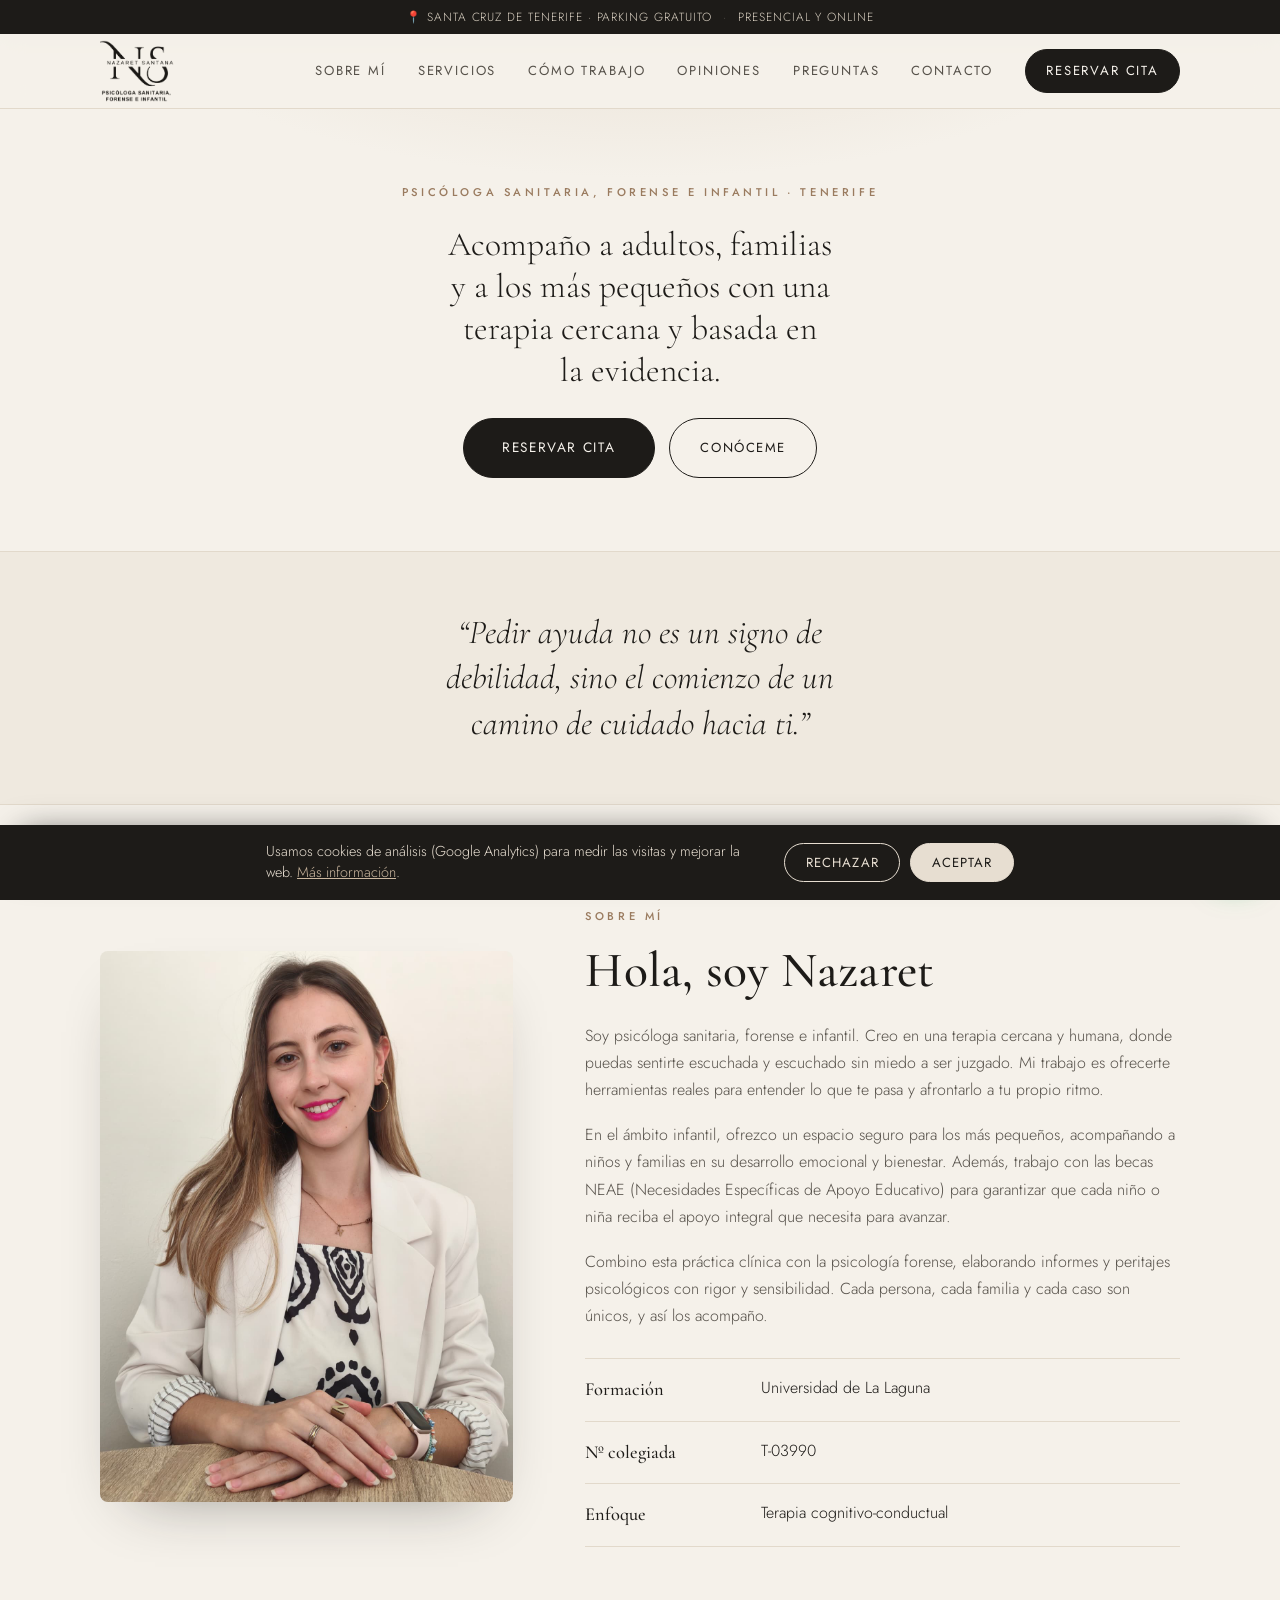
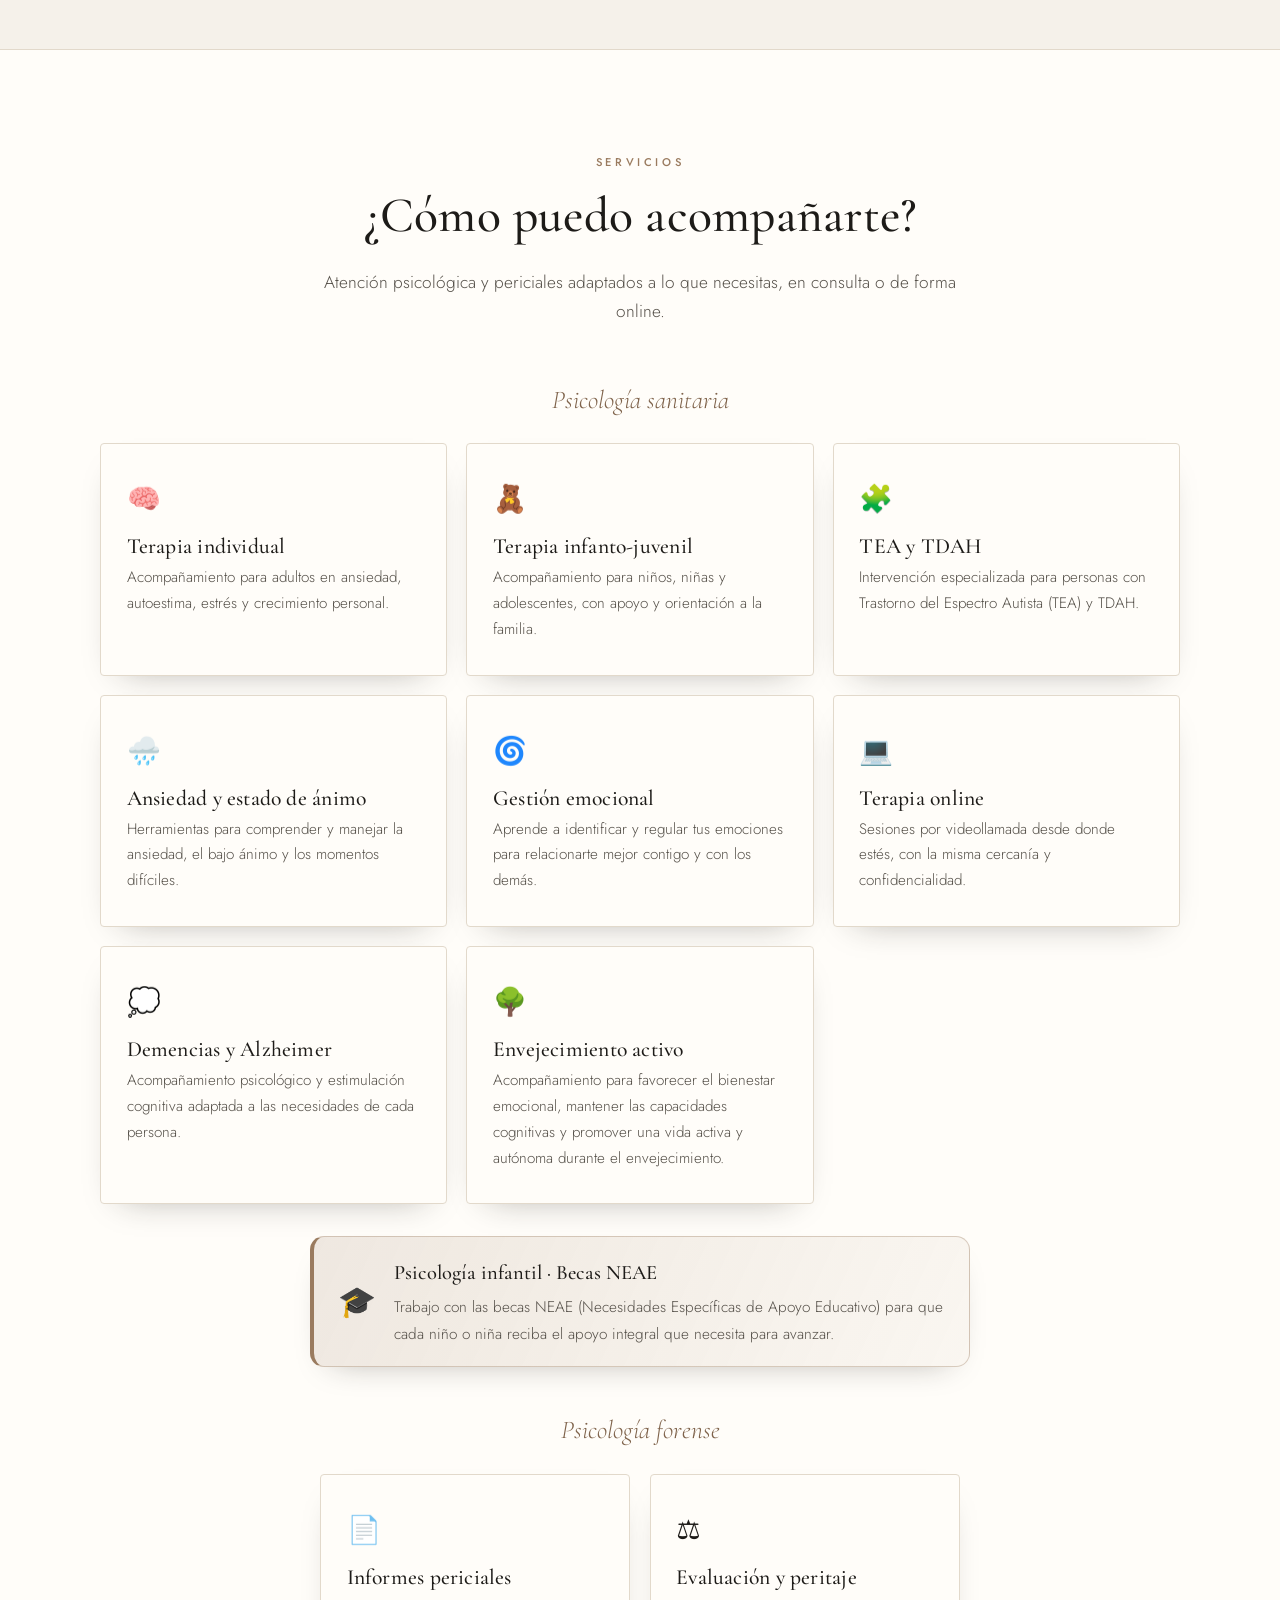
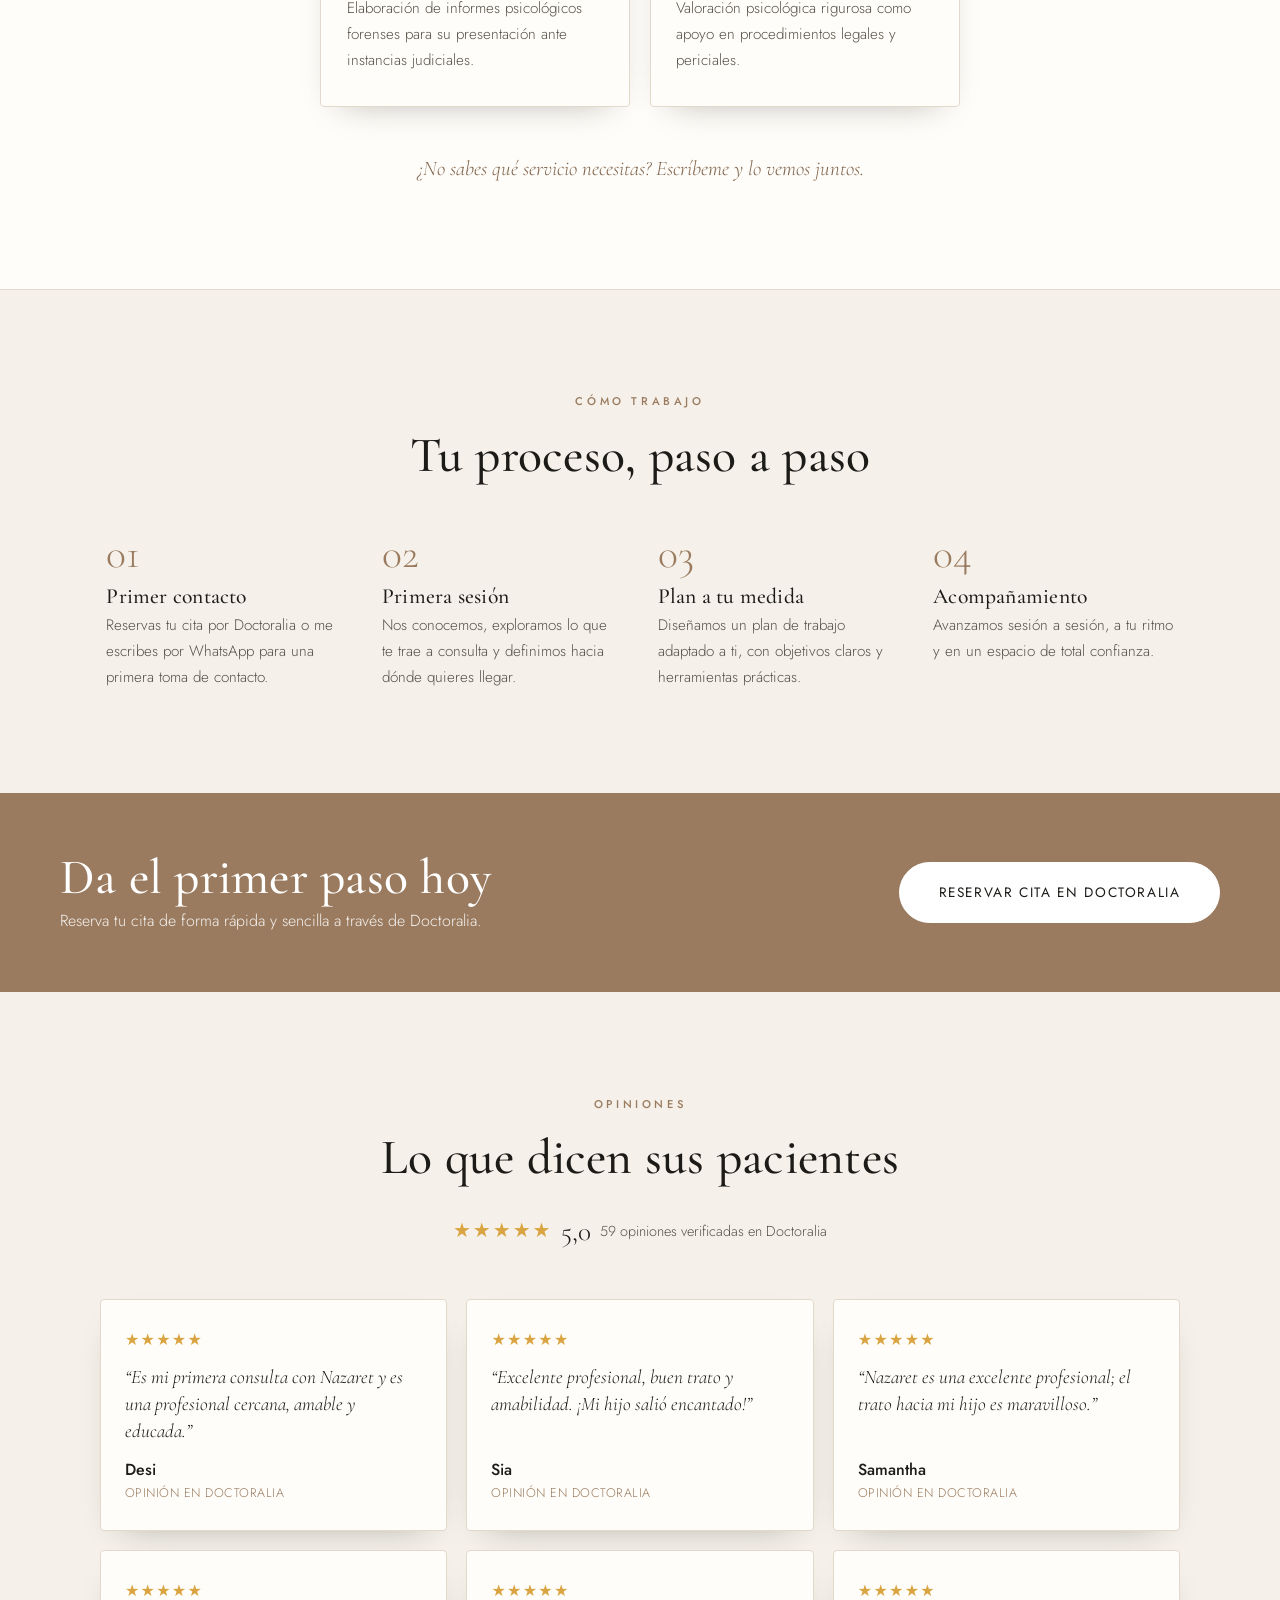
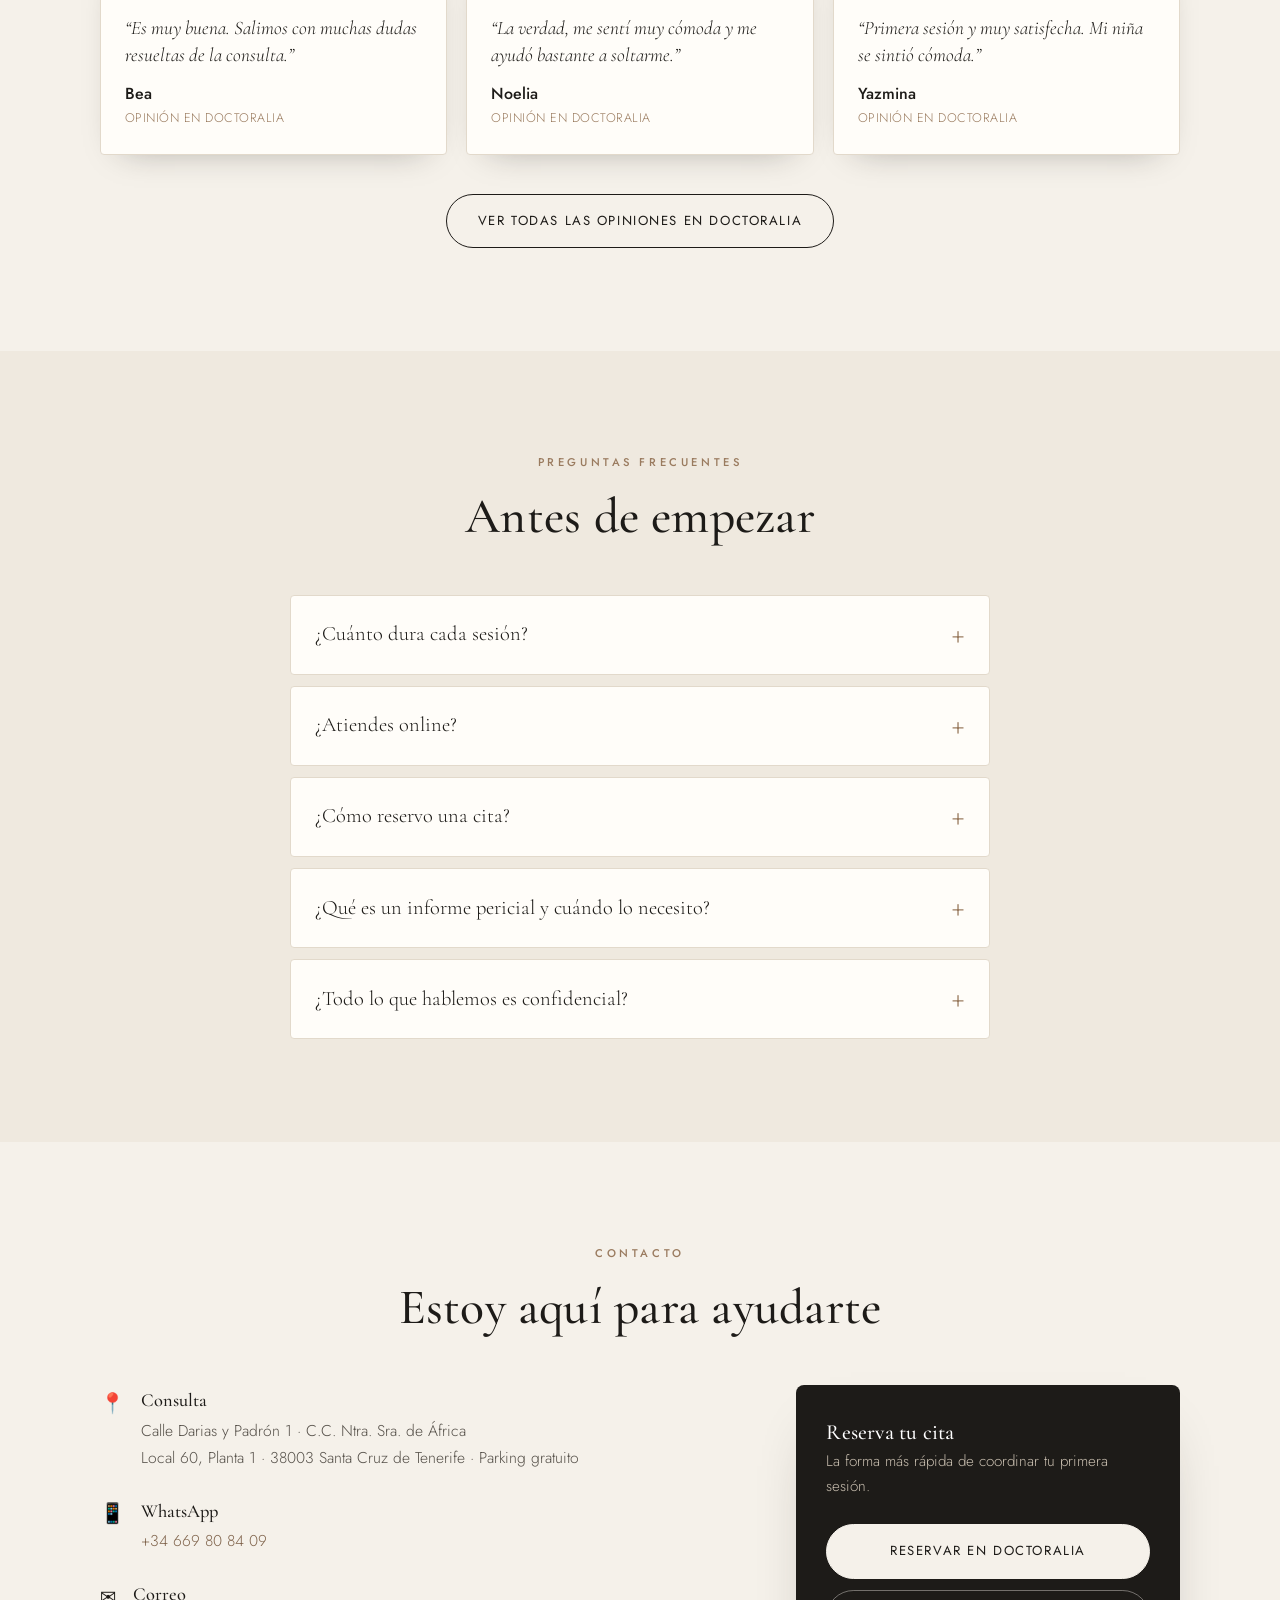
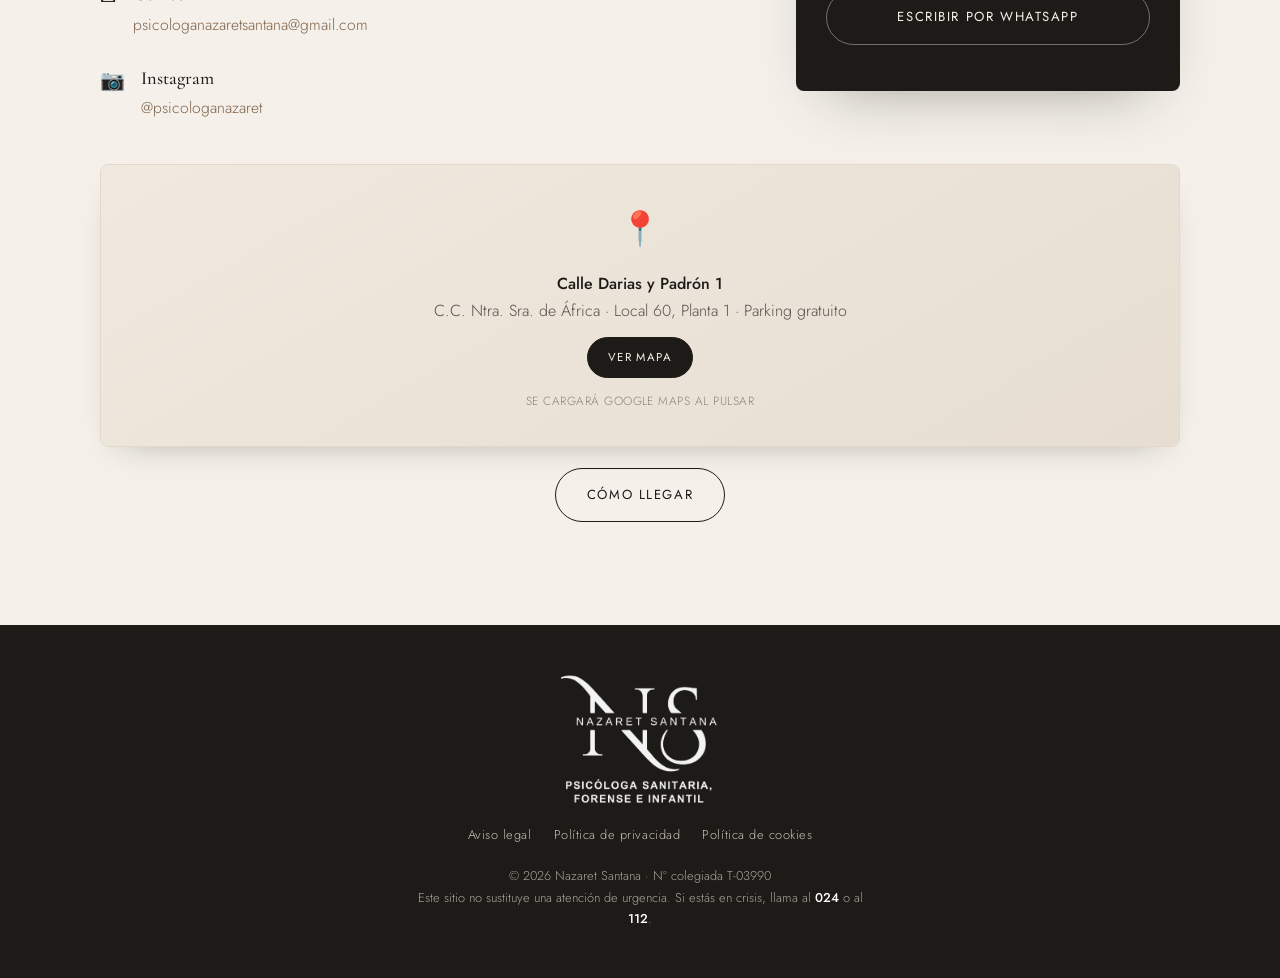
<file: index.html>
<!DOCTYPE html>
<html lang="es">
<head>
  <meta charset="UTF-8" />
  <meta name="viewport" content="width=device-width, initial-scale=1.0" />

  <!-- ==================== SEO ==================== -->
  <title>Nazaret Santana · Psicóloga Infantil, Sanitaria y Forense en Santa Cruz de Tenerife</title>
  <meta name="description" content="Psicóloga en Santa Cruz de Tenerife. Nazaret Santana: terapia infantil, sanitaria y forense para adultos, niños y familias, presencial y online. Trabajo con becas NEAE. Reserva tu cita." />
  <meta name="keywords" content="psicóloga Santa Cruz de Tenerife, psicóloga infantil Tenerife, psicóloga forense Tenerife, psicóloga sanitaria, terapia online Tenerife, becas NEAE" />
  <meta name="author" content="Nazaret Santana" />
  <meta name="theme-color" content="#1d1b18" />
  <link rel="canonical" href="https://nazaretsantanapsicologa.es/" />
  <meta name="geo.region" content="ES-CN" />
  <meta name="geo.placename" content="Santa Cruz de Tenerife" />

  <!-- Datos estructurados (ayudan a Google a entender el negocio local) -->
  <script type="application/ld+json">
  {
    "@context": "https://schema.org",
    "@type": "Psychologist",
    "name": "Nazaret Santana",
    "description": "Psicóloga sanitaria, forense e infantil en Santa Cruz de Tenerife. Terapia para adultos, niños y familias, presencial y online.",
    "image": "https://nazaretsantanapsicologa.es/assets/logo.png",
    "url": "https://nazaretsantanapsicologa.es/",
    "telephone": "+34669808409",
    "email": "psicologanazaretsantana@gmail.com",
    "priceRange": "€€",
    "address": {
      "@type": "PostalAddress",
      "streetAddress": "Calle Darias y Padrón 1, C.C. Ntra. Sra. de África, Local 60, Planta 1",
      "addressLocality": "Santa Cruz de Tenerife",
      "postalCode": "38003",
      "addressRegion": "Santa Cruz de Tenerife",
      "addressCountry": "ES"
    },
    "areaServed": "Santa Cruz de Tenerife",
    "sameAs": [
      "https://www.doctoralia.es/nazaret-santana-rodriguez/psicologo/santa-cruz-de-tenerife",
      "https://instagram.com/psicologanazaret"
    ],
    "knowsAbout": ["Psicología infantil", "Psicología forense", "Terapia cognitivo-conductual", "Ansiedad", "TEA", "TDAH", "Becas NEAE", "Demencias y Alzheimer", "Estimulación cognitiva", "Envejecimiento activo"]
  }
  </script>

  <!-- Compartir enlace (WhatsApp, redes) -->
  <meta property="og:type" content="website" />
  <meta property="og:title" content="Nazaret Santana · Psicóloga Infantil, Sanitaria y Forense" />
  <meta property="og:description" content="Un espacio de confianza para cuidar tu salud mental. Terapia para adultos, niños y familias en Santa Cruz de Tenerife, presencial y online." />
  <meta property="og:locale" content="es_ES" />
  <meta property="og:url" content="https://nazaretsantanapsicologa.es/" />
  <meta property="og:image" content="https://nazaretsantanapsicologa.es/assets/logo.png" />

  <link rel="icon" href="data:image/svg+xml,<svg xmlns='http://www.w3.org/2000/svg' viewBox='0 0 100 100'><rect width='100' height='100' rx='18' fill='%231d1b18'/><text x='50' y='68' font-size='52' font-family='Georgia,serif' fill='%23f4efe6' text-anchor='middle'>NS</text></svg>" />

  <link rel="preconnect" href="https://fonts.googleapis.com" />
  <link rel="preconnect" href="https://fonts.gstatic.com" crossorigin />
  <link href="https://fonts.googleapis.com/css2?family=Cormorant+Garamond:ital,wght@0,400;0,500;0,600;1,400&family=Jost:wght@300;400;500;600&display=swap" rel="stylesheet" />

  <link rel="stylesheet" href="styles.css?v=8" />
</head>

<body>

  <!-- ==================== BARRA SUPERIOR ==================== -->
  <div class="topbar">
    <div class="container topbar__inner">
      <span class="topbar__item">📍 Santa Cruz de Tenerife · Parking gratuito</span>
      <span class="topbar__sep">·</span>
      <span class="topbar__item">Presencial y online</span>
    </div>
  </div>

  <!-- ==================== NAV ==================== -->
  <header class="nav" id="top">
    <div class="container nav__inner">
      <a href="#top" class="brand" aria-label="Nazaret Santana, inicio">
        <img src="assets/logo.png" alt="Nazaret Santana — Psicóloga Sanitaria, Forense e Infantil" class="brand__logo" />
      </a>

      <nav class="nav__links" id="menu" aria-label="Navegación principal">
        <a href="#sobre">Sobre mí</a>
        <a href="#servicios">Servicios</a>
        <a href="#proceso">Cómo trabajo</a>
        <a href="#opiniones">Opiniones</a>
        <a href="#faq">Preguntas</a>
        <a href="#contacto">Contacto</a>
        <!-- ==================== EDITAR: enlace Doctoralia ==================== -->
        <a href="https://www.doctoralia.es/nazaret-santana-rodriguez/psicologo/santa-cruz-de-tenerife" target="_blank" rel="noopener" class="btn btn--sm">Reservar cita</a>
      </nav>

      <button class="nav__toggle" id="navToggle" aria-label="Abrir menú" aria-expanded="false" aria-controls="menu">
        <span></span><span></span><span></span>
      </button>
    </div>
  </header>

  <main>

    <!-- ==================== HERO (compacto) ==================== -->
    <section class="hero hero--compact">
      <div class="container hero__compact">
        <h1 class="visually-hidden">Nazaret Santana · Psicóloga Sanitaria, Forense e Infantil en Tenerife</h1>
        <p class="eyebrow">Psicóloga Sanitaria, Forense e Infantil · Tenerife</p>
        <p class="hero__lead">Acompaño a adultos, familias y a los más pequeños con una terapia cercana y basada en la evidencia.</p>
        <div class="hero__cta">
          <a href="https://www.doctoralia.es/nazaret-santana-rodriguez/psicologo/santa-cruz-de-tenerife" target="_blank" rel="noopener" class="btn btn--lg">Reservar cita</a>
          <a href="#sobre" class="btn btn--ghost">Conóceme</a>
        </div>
      </div>
    </section>

    <!-- ==================== FRASE / BANNER ==================== -->
    <section class="quote">
      <div class="container">
        <p>“Pedir ayuda no es un signo de debilidad, sino el comienzo de un camino de cuidado hacia ti.”</p>
      </div>
    </section>

    <!-- ==================== SOBRE MÍ ==================== -->
    <section class="section" id="sobre">
      <div class="container grid-2">
        <div class="about__media">
          <figure class="portrait portrait--tall">
            <img src="assets/FotoNaza.jpeg" alt="Nazaret Santana, psicóloga sanitaria y forense" class="portrait__img" />
          </figure>
        </div>
        <div>
          <p class="eyebrow">Sobre mí</p>
          <h2>Hola, soy Nazaret</h2>
          <p>
            Soy psicóloga sanitaria, forense e infantil. Creo en una terapia cercana y humana,
            donde puedas sentirte escuchada y escuchado sin miedo a ser juzgado. Mi trabajo es
            ofrecerte herramientas reales para entender lo que te pasa y afrontarlo a tu propio ritmo.
          </p>
          <p>
            En el ámbito infantil, ofrezco un espacio seguro para los más pequeños, acompañando a
            niños y familias en su desarrollo emocional y bienestar. Además, trabajo con las
            becas NEAE (Necesidades Específicas de Apoyo Educativo) para garantizar que cada niño
            o niña reciba el apoyo integral que necesita para avanzar.
          </p>
          <p>
            Combino esta práctica clínica con la psicología forense, elaborando informes y peritajes
            psicológicos con rigor y sensibilidad. Cada persona, cada familia y cada caso son únicos,
            y así los acompaño.
          </p>
          <ul class="creds">
            <li><strong>Formación</strong><span>Universidad de La Laguna</span></li>
            <li><strong>Nº colegiada</strong><span>T-03990</span></li>
            <li><strong>Enfoque</strong><span>Terapia cognitivo-conductual</span></li>
          </ul>
        </div>
      </div>
    </section>

    <!-- ==================== SERVICIOS ==================== -->
    <section class="section section--soft" id="servicios">
      <div class="container">
        <div class="section__head">
          <p class="eyebrow">Servicios</p>
          <h2>¿Cómo puedo acompañarte?</h2>
          <p class="section__sub">Atención psicológica y periciales adaptados a lo que necesitas, en consulta o de forma online.</p>
        </div>

        <p class="services__group">Psicología sanitaria</p>
        <div class="cards">
          <article class="card">
            <div class="card__icon">🧠</div>
            <h3>Terapia individual</h3>
            <p>Acompañamiento para adultos en ansiedad, autoestima, estrés y crecimiento personal.</p>
          </article>
          <article class="card">
            <div class="card__icon">🧸</div>
            <h3>Terapia infanto-juvenil</h3>
            <p>Acompañamiento para niños, niñas y adolescentes, con apoyo y orientación a la familia.</p>
          </article>
          <article class="card">
            <div class="card__icon">🧩</div>
            <h3>TEA y TDAH</h3>
            <p>Intervención especializada para personas con Trastorno del Espectro Autista (TEA) y TDAH.</p>
          </article>
          <article class="card">
            <div class="card__icon">🌧️</div>
            <h3>Ansiedad y estado de ánimo</h3>
            <p>Herramientas para comprender y manejar la ansiedad, el bajo ánimo y los momentos difíciles.</p>
          </article>
          <article class="card">
            <div class="card__icon">🌀</div>
            <h3>Gestión emocional</h3>
            <p>Aprende a identificar y regular tus emociones para relacionarte mejor contigo y con los demás.</p>
          </article>
          <article class="card">
            <div class="card__icon">💻</div>
            <h3>Terapia online</h3>
            <p>Sesiones por videollamada desde donde estés, con la misma cercanía y confidencialidad.</p>
          </article>
          <article class="card">
            <div class="card__icon">💭</div>
            <h3>Demencias y Alzheimer</h3>
            <p>Acompañamiento psicológico y estimulación cognitiva adaptada a las necesidades de cada persona.</p>
          </article>
          <article class="card">
            <div class="card__icon">🌳</div>
            <h3>Envejecimiento activo</h3>
            <p>Acompañamiento para favorecer el bienestar emocional, mantener las capacidades cognitivas y promover una vida activa y autónoma durante el envejecimiento.</p>
          </article>
        </div>

        <div class="neae-highlight">
          <span class="neae-highlight__ico" aria-hidden="true">🎓</span>
          <div class="neae-highlight__txt">
            <strong>Psicología infantil · Becas NEAE</strong>
            <span>Trabajo con las becas NEAE (Necesidades Específicas de Apoyo Educativo) para que cada niño o niña reciba el apoyo integral que necesita para avanzar.</span>
          </div>
        </div>

        <p class="services__group">Psicología forense</p>
        <div class="cards cards--2">
          <article class="card">
            <div class="card__icon">📄</div>
            <h3>Informes periciales</h3>
            <p>Elaboración de informes psicológicos forenses para su presentación ante instancias judiciales.</p>
          </article>
          <article class="card">
            <div class="card__icon">⚖️</div>
            <h3>Evaluación y peritaje</h3>
            <p>Valoración psicológica rigurosa como apoyo en procedimientos legales y periciales.</p>
          </article>
        </div>

        <p class="services__note">¿No sabes qué servicio necesitas? Escríbeme y lo vemos juntos.</p>
      </div>
    </section>

    <!-- ==================== CÓMO TRABAJO ==================== -->
    <section class="section" id="proceso">
      <div class="container">
        <div class="section__head">
          <p class="eyebrow">Cómo trabajo</p>
          <h2>Tu proceso, paso a paso</h2>
        </div>
        <ol class="steps">
          <li>
            <span class="steps__num">01</span>
            <h3>Primer contacto</h3>
            <p>Reservas tu cita por Doctoralia o me escribes por WhatsApp para una primera toma de contacto.</p>
          </li>
          <li>
            <span class="steps__num">02</span>
            <h3>Primera sesión</h3>
            <p>Nos conocemos, exploramos lo que te trae a consulta y definimos hacia dónde quieres llegar.</p>
          </li>
          <li>
            <span class="steps__num">03</span>
            <h3>Plan a tu medida</h3>
            <p>Diseñamos un plan de trabajo adaptado a ti, con objetivos claros y herramientas prácticas.</p>
          </li>
          <li>
            <span class="steps__num">04</span>
            <h3>Acompañamiento</h3>
            <p>Avanzamos sesión a sesión, a tu ritmo y en un espacio de total confianza.</p>
          </li>
        </ol>
      </div>
    </section>

    <!-- ==================== CTA RESERVA (Doctoralia) ==================== -->
    <section class="cta">
      <div class="container cta__inner">
        <div>
          <h2>Da el primer paso hoy</h2>
          <p>Reserva tu cita de forma rápida y sencilla a través de Doctoralia.</p>
        </div>
        <!-- ==================== EDITAR: enlace Doctoralia ==================== -->
        <a href="https://www.doctoralia.es/nazaret-santana-rodriguez/psicologo/santa-cruz-de-tenerife" target="_blank" rel="noopener" class="btn btn--lg">Reservar cita en Doctoralia</a>
      </div>
    </section>

    <!-- ==================== OPINIONES ==================== -->
    <section class="section" id="opiniones">
      <div class="container">
        <div class="section__head">
          <p class="eyebrow">Opiniones</p>
          <h2>Lo que dicen sus pacientes</h2>
          <div class="rating">
            <span class="rating__stars" aria-hidden="true">★★★★★</span>
            <span class="rating__num">5,0</span>
            <span class="rating__meta">59 opiniones verificadas en Doctoralia</span>
          </div>
        </div>

        <!-- ==================== WIDGET EN VIVO (opcional) ====================
             Para mostrar las opiniones actualizadas automáticamente:
             Doctoralia PRO → "Promocionar mi perfil" → "Personalizar el widget para mi web"
             → "Generar código" y pega aquí el HTML. Puedes borrar las tarjetas de abajo.
        ==================================================================== -->

        <div class="reviews">
          <article class="review">
            <div class="review__stars" aria-hidden="true">★★★★★</div>
            <p class="review__text">“Es mi primera consulta con Nazaret y es una profesional cercana, amable y educada.”</p>
            <p class="review__who"><strong>Desi</strong><span>Opinión en Doctoralia</span></p>
          </article>
          <article class="review">
            <div class="review__stars" aria-hidden="true">★★★★★</div>
            <p class="review__text">“Excelente profesional, buen trato y amabilidad. ¡Mi hijo salió encantado!”</p>
            <p class="review__who"><strong>Sia</strong><span>Opinión en Doctoralia</span></p>
          </article>
          <article class="review">
            <div class="review__stars" aria-hidden="true">★★★★★</div>
            <p class="review__text">“Nazaret es una excelente profesional; el trato hacia mi hijo es maravilloso.”</p>
            <p class="review__who"><strong>Samantha</strong><span>Opinión en Doctoralia</span></p>
          </article>
          <article class="review">
            <div class="review__stars" aria-hidden="true">★★★★★</div>
            <p class="review__text">“Es muy buena. Salimos con muchas dudas resueltas de la consulta.”</p>
            <p class="review__who"><strong>Bea</strong><span>Opinión en Doctoralia</span></p>
          </article>
          <article class="review">
            <div class="review__stars" aria-hidden="true">★★★★★</div>
            <p class="review__text">“La verdad, me sentí muy cómoda y me ayudó bastante a soltarme.”</p>
            <p class="review__who"><strong>Noelia</strong><span>Opinión en Doctoralia</span></p>
          </article>
          <article class="review">
            <div class="review__stars" aria-hidden="true">★★★★★</div>
            <p class="review__text">“Primera sesión y muy satisfecha. Mi niña se sintió cómoda.”</p>
            <p class="review__who"><strong>Yazmina</strong><span>Opinión en Doctoralia</span></p>
          </article>
        </div>

        <div class="reviews__cta">
          <a class="btn btn--ghost" href="https://www.doctoralia.es/nazaret-santana-rodriguez/psicologo/santa-cruz-de-tenerife#profile-reviews" target="_blank" rel="noopener">Ver todas las opiniones en Doctoralia</a>
        </div>
      </div>
    </section>

    <!-- ==================== FAQ ==================== -->
    <section class="section section--tint" id="faq">
      <div class="container container--narrow">
        <div class="section__head">
          <p class="eyebrow">Preguntas frecuentes</p>
          <h2>Antes de empezar</h2>
        </div>

        <div class="faq">
          <details>
            <summary>¿Cuánto dura cada sesión?</summary>
            <p>Cada sesión dura aproximadamente 50-60 minutos. La frecuencia la adaptamos a tus necesidades.</p>
          </details>
          <details>
            <summary>¿Atiendes online?</summary>
            <p>Sí. Ofrezco sesiones por videollamada con la misma confidencialidad que las presenciales.</p>
          </details>
          <details>
            <summary>¿Cómo reservo una cita?</summary>
            <p>Puedes reservar directamente desde Doctoralia con el botón “Reservar cita”, o escribirme por WhatsApp.</p>
          </details>
          <details>
            <summary>¿Qué es un informe pericial y cuándo lo necesito?</summary>
            <p>Es un informe psicológico elaborado para procesos judiciales. Si un abogado o juzgado te lo ha solicitado, escríbeme y valoramos tu caso.</p>
          </details>
          <details>
            <summary>¿Todo lo que hablemos es confidencial?</summary>
            <p>Sí. Todo lo que compartes en consulta está protegido por el secreto profesional.</p>
          </details>
        </div>
      </div>
    </section>

    <!-- ==================== CONTACTO ==================== -->
    <section class="section" id="contacto">
      <div class="container">
        <div class="section__head">
          <p class="eyebrow">Contacto</p>
          <h2>Estoy aquí para ayudarte</h2>
        </div>

        <div class="contact">
          <div class="contact__info">
            <!-- ==================== EDITAR: datos de contacto ==================== -->
            <ul class="contact__list">
              <li>
                <span class="contact__ico">📍</span>
                <div>
                  <strong>Consulta</strong>
                  Calle Darias y Padrón 1 · C.C. Ntra. Sra. de África<br />
                  Local 60, Planta 1 · 38003 Santa Cruz de Tenerife · Parking gratuito
                </div>
              </li>
              <li>
                <span class="contact__ico">📱</span>
                <div>
                  <strong>WhatsApp</strong>
                  <a href="https://wa.me/34669808409?text=Hola%20Nazaret,%20me%20gustar%C3%ADa%20reservar%20una%20cita" target="_blank" rel="noopener">+34 669 80 84 09</a>
                </div>
              </li>
              <li>
                <span class="contact__ico">✉️</span>
                <div>
                  <strong>Correo</strong>
                  <a href="mailto:psicologanazaretsantana@gmail.com">psicologanazaretsantana@gmail.com</a>
                </div>
              </li>
              <li>
                <span class="contact__ico">📷</span>
                <div>
                  <strong>Instagram</strong>
                  <a href="https://instagram.com/psicologanazaret" target="_blank" rel="noopener">@psicologanazaret</a>
                </div>
              </li>
            </ul>
          </div>

          <div class="contact__card">
            <h3>Reserva tu cita</h3>
            <p>La forma más rápida de coordinar tu primera sesión.</p>
            <a class="btn btn--full" href="https://www.doctoralia.es/nazaret-santana-rodriguez/psicologo/santa-cruz-de-tenerife" target="_blank" rel="noopener">Reservar en Doctoralia</a>
            <a class="btn btn--ghost btn--full" href="https://wa.me/34669808409?text=Hola%20Nazaret,%20me%20gustar%C3%ADa%20reservar%20una%20cita" target="_blank" rel="noopener">Escribir por WhatsApp</a>
          </div>
        </div>

        <div class="map">
          <div class="map__facade" id="mapFacade" role="button" tabindex="0" aria-label="Cargar el mapa de Google">
            <span class="map__pin" aria-hidden="true">📍</span>
            <p class="map__addr"><strong>Calle Darias y Padrón 1</strong><br />C.C. Ntra. Sra. de África · Local 60, Planta 1 · Parking gratuito</p>
            <span class="btn btn--sm">Ver mapa</span>
            <span class="map__hint">Se cargará Google Maps al pulsar</span>
          </div>
        </div>
        <div class="map__actions">
          <a class="btn btn--ghost" href="https://www.google.com/maps/dir/?api=1&destination=Centro+Comercial+Nuestra+Se%C3%B1ora+de+%C3%81frica%2C+Santa+Cruz+de+Tenerife" target="_blank" rel="noopener">Cómo llegar</a>
        </div>
      </div>
    </section>

  </main>

  <!-- ==================== FOOTER ==================== -->
  <footer class="footer">
    <div class="container footer__inner">
      <div class="footer__brand">
        <img src="assets/logo.png" alt="Nazaret Santana — Psicóloga Sanitaria, Forense e Infantil" class="footer__logo" />
      </div>
      <nav class="footer__links" aria-label="Enlaces legales">
        <a href="aviso-legal.html">Aviso legal</a>
        <a href="politica-privacidad.html">Política de privacidad</a>
        <a href="politica-cookies.html">Política de cookies</a>
      </nav>
      <p class="footer__note">
        © <span id="year"></span> Nazaret Santana · Nº colegiada T-03990<br />
        Este sitio no sustituye una atención de urgencia. Si estás en crisis, llama al <strong>024</strong> o al <strong>112</strong>.
      </p>
    </div>
  </footer>

  <!-- Botón flotante de WhatsApp (móvil) -->
  <a class="wa-float" href="https://wa.me/34669808409?text=Hola%20Nazaret,%20me%20gustar%C3%ADa%20reservar%20una%20cita" target="_blank" rel="noopener" aria-label="Escribir por WhatsApp">
    <svg viewBox="0 0 32 32" width="26" height="26" fill="currentColor" aria-hidden="true"><path d="M16 3C9.4 3 4 8.4 4 15c0 2.1.6 4.2 1.6 6L4 29l8.2-1.6c1.7.9 3.7 1.4 5.8 1.4h.1c6.6 0 12-5.4 12-12S22.6 3 16 3zm0 21.8c-1.8 0-3.6-.5-5.1-1.4l-.4-.2-4.9 1 1-4.7-.3-.4c-1-1.6-1.5-3.4-1.5-5.3C4.9 9.5 9.9 4.9 16 4.9c5.6 0 10.1 4.6 10.1 10.2 0 5.6-4.5 9.7-10.1 9.7zm5.6-7.3c-.3-.2-1.8-.9-2.1-1-.3-.1-.5-.2-.7.2-.2.3-.8 1-1 1.2-.2.2-.4.2-.7.1-1.8-.9-3-1.6-4.2-3.6-.3-.5.3-.5.9-1.6.1-.2 0-.4 0-.6-.1-.2-.7-1.7-1-2.3-.3-.6-.5-.5-.7-.5h-.6c-.2 0-.6.1-.8.4-.3.3-1.1 1-1.1 2.5s1.1 2.9 1.2 3.1c.2.2 2.2 3.4 5.3 4.7 2 .8 2.7.9 3.7.8.6-.1 1.8-.7 2.1-1.5.3-.7.3-1.4.2-1.5-.1-.2-.3-.3-.6-.4z"/></svg>
  </a>

  <script src="script.js?v=8"></script>
  <script src="consent.js?v=1"></script>
</body>
</html>
</file>
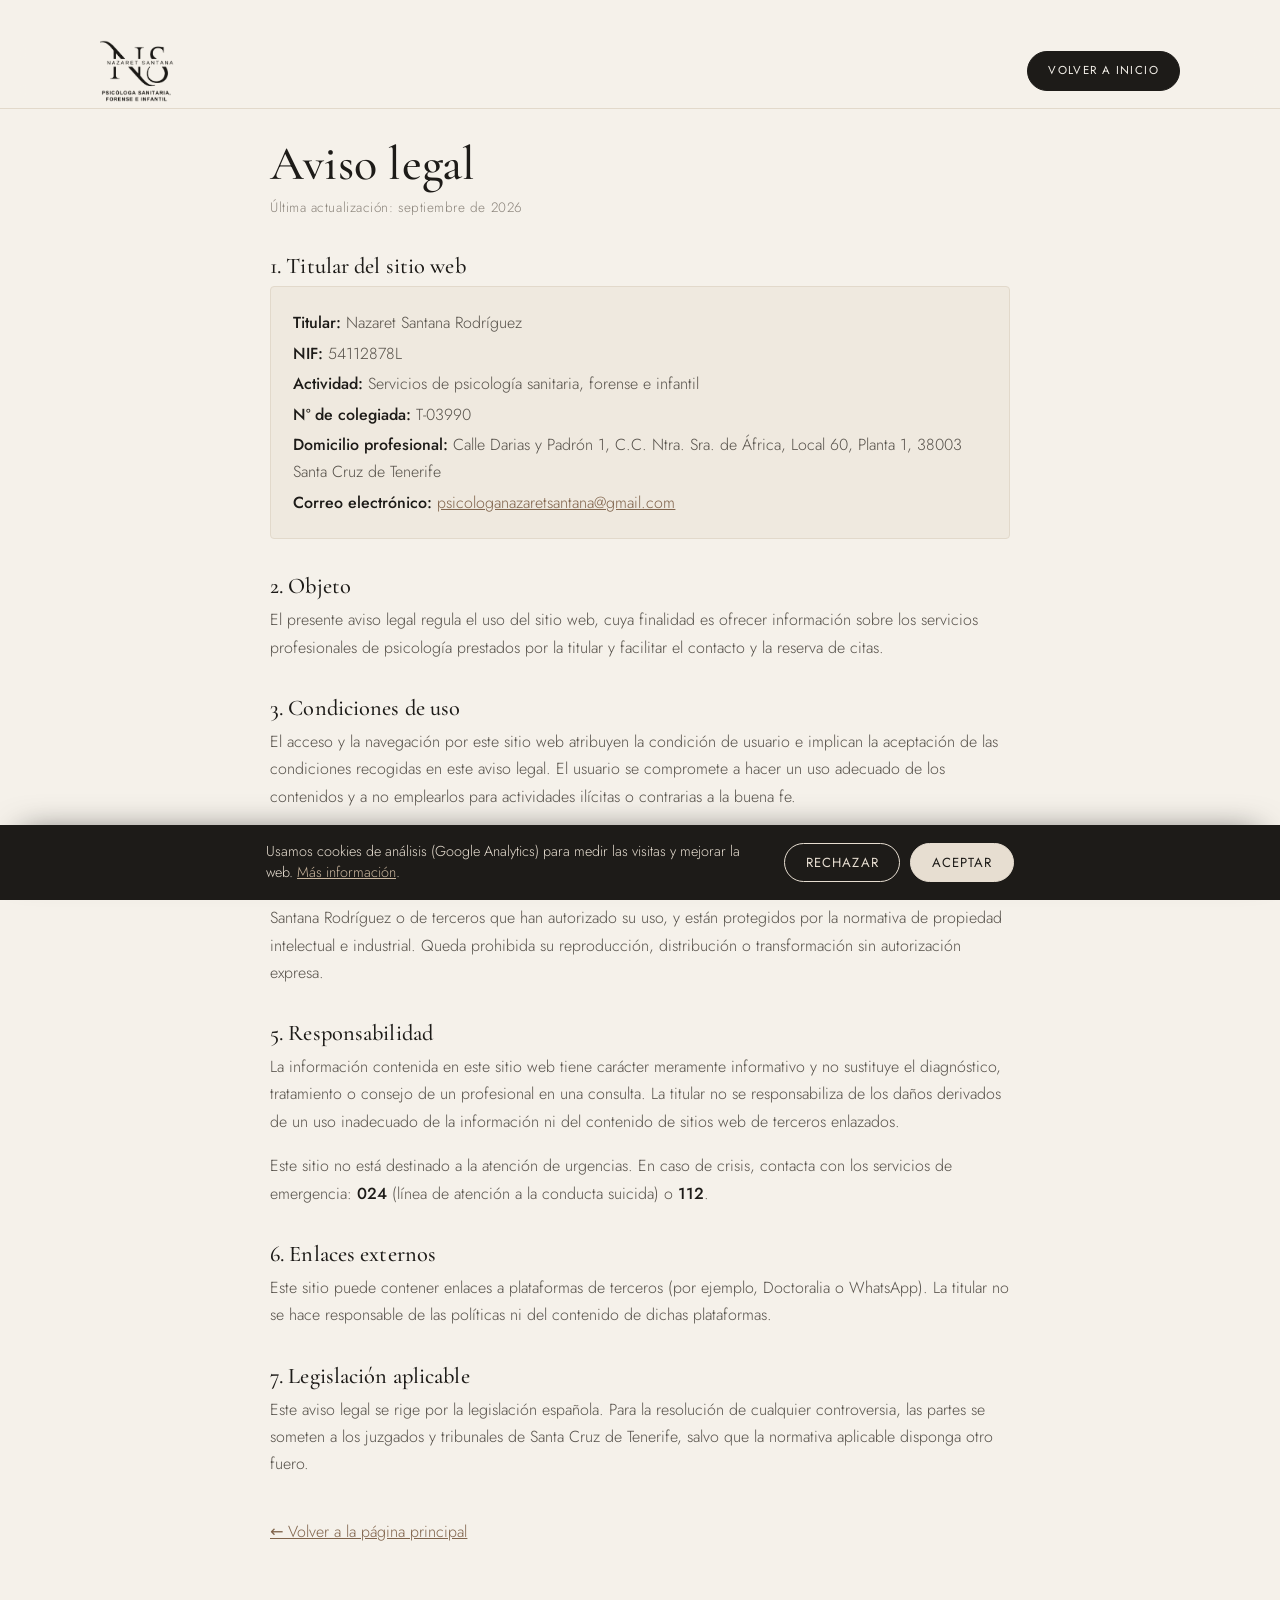
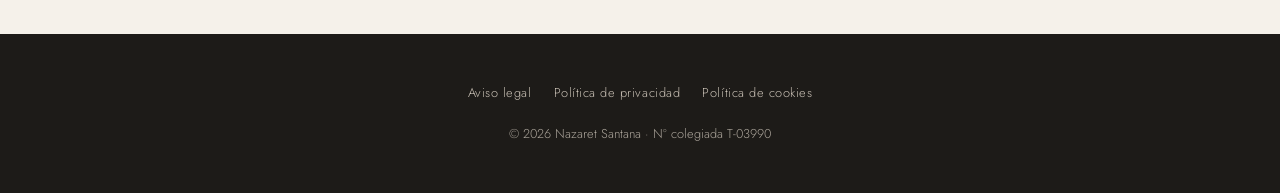
<file: aviso-legal.html>
<!DOCTYPE html>
<html lang="es">
<head>
  <meta charset="UTF-8" />
  <meta name="viewport" content="width=device-width, initial-scale=1.0" />
  <title>Aviso legal · Nazaret Santana</title>
  <meta name="description" content="Aviso legal del sitio web de Nazaret Santana, psicóloga en Santa Cruz de Tenerife." />
  <meta name="robots" content="noindex, follow" />
  <meta name="theme-color" content="#1d1b18" />
  <link rel="icon" href="data:image/svg+xml,<svg xmlns='http://www.w3.org/2000/svg' viewBox='0 0 100 100'><rect width='100' height='100' rx='18' fill='%231d1b18'/><text x='50' y='68' font-size='52' font-family='Georgia,serif' fill='%23f4efe6' text-anchor='middle'>NS</text></svg>" />
  <link rel="preconnect" href="https://fonts.googleapis.com" />
  <link rel="preconnect" href="https://fonts.gstatic.com" crossorigin />
  <link href="https://fonts.googleapis.com/css2?family=Cormorant+Garamond:ital,wght@0,400;0,500;0,600;1,400&family=Jost:wght@300;400;500;600&display=swap" rel="stylesheet" />
  <link rel="stylesheet" href="styles.css?v=3" />
</head>
<body>

  <header class="nav">
    <div class="container nav__inner">
      <a href="index.html" class="brand" aria-label="Nazaret Santana, inicio">
        <img src="assets/logo.png" alt="Nazaret Santana" class="brand__logo" />
      </a>
      <a href="index.html" class="btn btn--sm">Volver a inicio</a>
    </div>
  </header>

  <main class="legal-wrap legal">
    <h1>Aviso legal</h1>
    <p class="legal__updated">Última actualización: septiembre de 2026</p>

    <h2>1. Titular del sitio web</h2>
    <div class="legal__data">
      <p><strong>Titular:</strong> Nazaret Santana Rodríguez</p>
      <p><strong>NIF:</strong> 54112878L</p>
      <p><strong>Actividad:</strong> Servicios de psicología sanitaria, forense e infantil</p>
      <p><strong>Nº de colegiada:</strong> T-03990</p>
      <p><strong>Domicilio profesional:</strong> Calle Darias y Padrón 1, C.C. Ntra. Sra. de África, Local 60, Planta 1, 38003 Santa Cruz de Tenerife</p>
      <p><strong>Correo electrónico:</strong> <a href="mailto:psicologanazaretsantana@gmail.com">psicologanazaretsantana@gmail.com</a></p>
    </div>

    <h2>2. Objeto</h2>
    <p>El presente aviso legal regula el uso del sitio web, cuya finalidad es ofrecer información sobre los servicios profesionales de psicología prestados por la titular y facilitar el contacto y la reserva de citas.</p>

    <h2>3. Condiciones de uso</h2>
    <p>El acceso y la navegación por este sitio web atribuyen la condición de usuario e implican la aceptación de las condiciones recogidas en este aviso legal. El usuario se compromete a hacer un uso adecuado de los contenidos y a no emplearlos para actividades ilícitas o contrarias a la buena fe.</p>

    <h2>4. Propiedad intelectual e industrial</h2>
    <p>Todos los contenidos del sitio web (textos, imágenes, logotipo, diseño y código) son titularidad de Nazaret Santana Rodríguez o de terceros que han autorizado su uso, y están protegidos por la normativa de propiedad intelectual e industrial. Queda prohibida su reproducción, distribución o transformación sin autorización expresa.</p>

    <h2>5. Responsabilidad</h2>
    <p>La información contenida en este sitio web tiene carácter meramente informativo y no sustituye el diagnóstico, tratamiento o consejo de un profesional en una consulta. La titular no se responsabiliza de los daños derivados de un uso inadecuado de la información ni del contenido de sitios web de terceros enlazados.</p>
    <p>Este sitio no está destinado a la atención de urgencias. En caso de crisis, contacta con los servicios de emergencia: <strong>024</strong> (línea de atención a la conducta suicida) o <strong>112</strong>.</p>

    <h2>6. Enlaces externos</h2>
    <p>Este sitio puede contener enlaces a plataformas de terceros (por ejemplo, Doctoralia o WhatsApp). La titular no se hace responsable de las políticas ni del contenido de dichas plataformas.</p>

    <h2>7. Legislación aplicable</h2>
    <p>Este aviso legal se rige por la legislación española. Para la resolución de cualquier controversia, las partes se someten a los juzgados y tribunales de Santa Cruz de Tenerife, salvo que la normativa aplicable disponga otro fuero.</p>

    <p style="margin-top:2.5rem"><a href="index.html">← Volver a la página principal</a></p>
  </main>

  <footer class="footer">
    <div class="container footer__inner">
      <nav class="footer__links" aria-label="Enlaces legales">
        <a href="aviso-legal.html">Aviso legal</a>
        <a href="politica-privacidad.html">Política de privacidad</a>
        <a href="politica-cookies.html">Política de cookies</a>
      </nav>
      <p class="footer__note">© <span id="year"></span> Nazaret Santana · Nº colegiada T-03990</p>
    </div>
  </footer>
  <script>document.getElementById('year').textContent=new Date().getFullYear();</script>
  <script src="consent.js?v=1"></script>
</body>
</html>
</file>
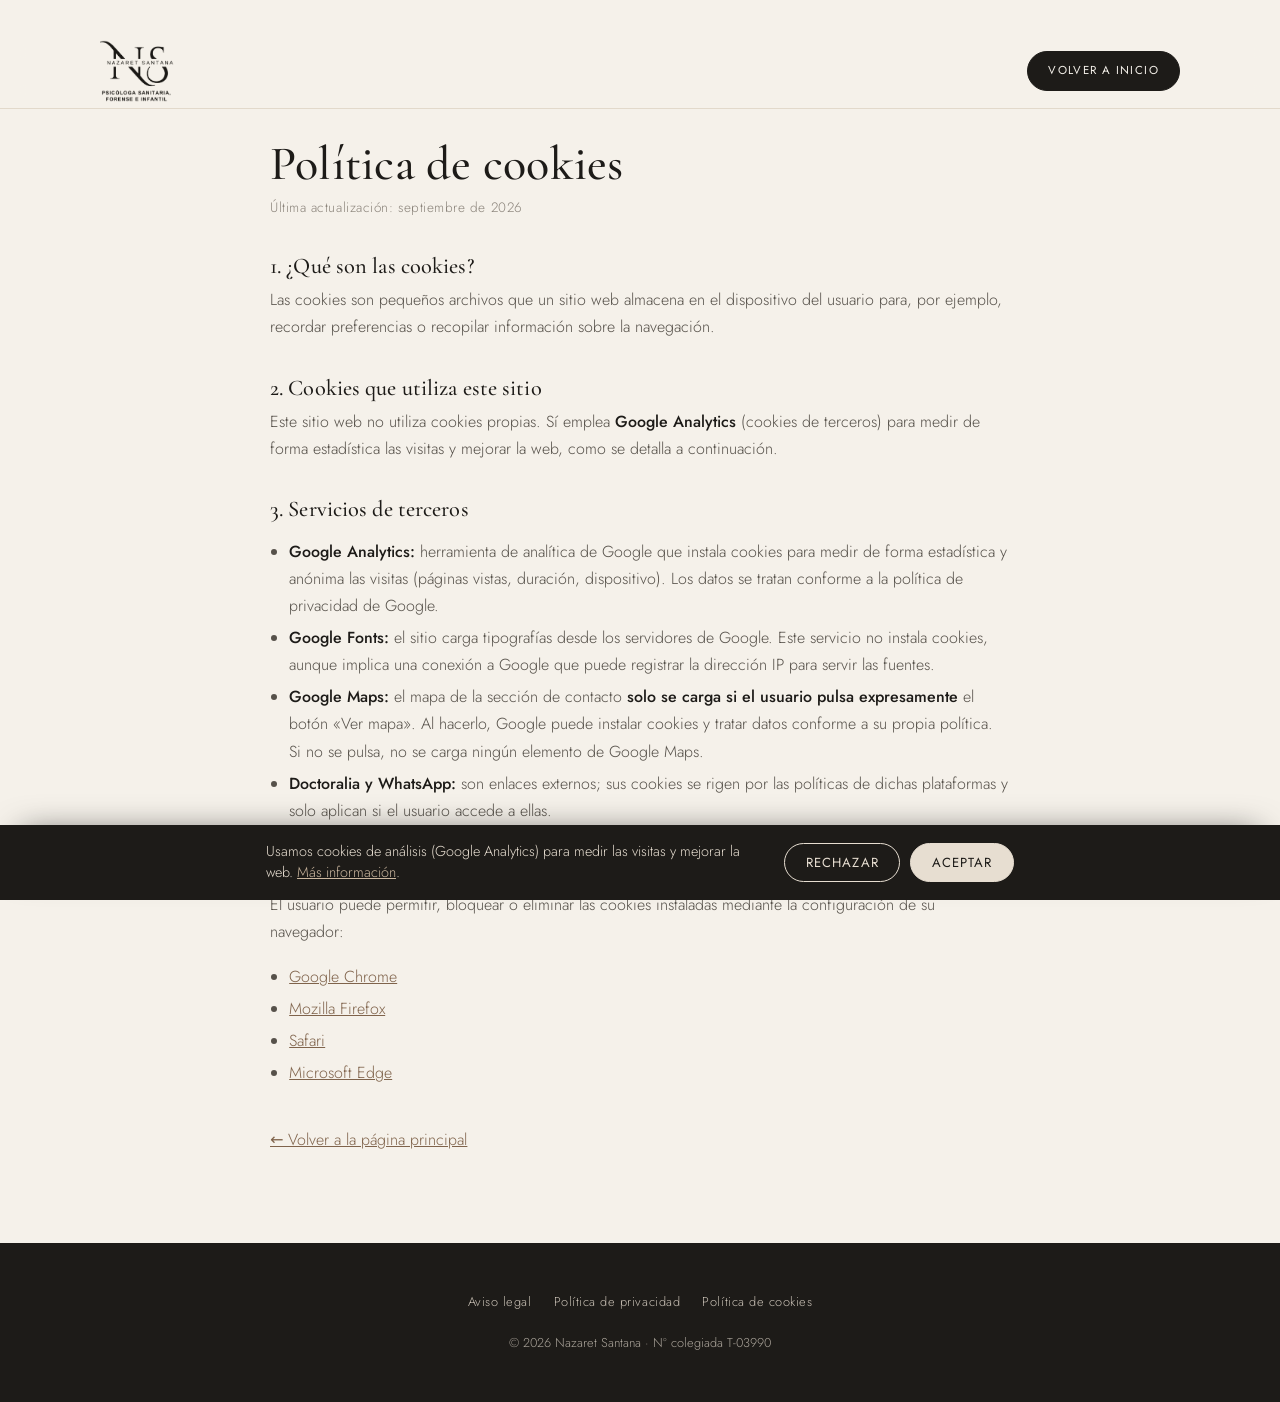
<file: politica-cookies.html>
<!DOCTYPE html>
<html lang="es">
<head>
  <meta charset="UTF-8" />
  <meta name="viewport" content="width=device-width, initial-scale=1.0" />
  <title>Política de cookies · Nazaret Santana</title>
  <meta name="description" content="Política de cookies del sitio web de Nazaret Santana, psicóloga en Santa Cruz de Tenerife." />
  <meta name="robots" content="noindex, follow" />
  <meta name="theme-color" content="#1d1b18" />
  <link rel="icon" href="data:image/svg+xml,<svg xmlns='http://www.w3.org/2000/svg' viewBox='0 0 100 100'><rect width='100' height='100' rx='18' fill='%231d1b18'/><text x='50' y='68' font-size='52' font-family='Georgia,serif' fill='%23f4efe6' text-anchor='middle'>NS</text></svg>" />
  <link rel="preconnect" href="https://fonts.googleapis.com" />
  <link rel="preconnect" href="https://fonts.gstatic.com" crossorigin />
  <link href="https://fonts.googleapis.com/css2?family=Cormorant+Garamond:ital,wght@0,400;0,500;0,600;1,400&family=Jost:wght@300;400;500;600&display=swap" rel="stylesheet" />
  <link rel="stylesheet" href="styles.css?v=3" />
</head>
<body>

  <header class="nav">
    <div class="container nav__inner">
      <a href="index.html" class="brand" aria-label="Nazaret Santana, inicio">
        <img src="assets/logo.png" alt="Nazaret Santana" class="brand__logo" />
      </a>
      <a href="index.html" class="btn btn--sm">Volver a inicio</a>
    </div>
  </header>

  <main class="legal-wrap legal">
    <h1>Política de cookies</h1>
    <p class="legal__updated">Última actualización: septiembre de 2026</p>

    <h2>1. ¿Qué son las cookies?</h2>
    <p>Las cookies son pequeños archivos que un sitio web almacena en el dispositivo del usuario para, por ejemplo, recordar preferencias o recopilar información sobre la navegación.</p>

    <h2>2. Cookies que utiliza este sitio</h2>
    <p>Este sitio web no utiliza cookies propias. Sí emplea <strong>Google Analytics</strong> (cookies de terceros) para medir de forma estadística las visitas y mejorar la web, como se detalla a continuación.</p>

    <h2>3. Servicios de terceros</h2>
    <ul>
      <li><strong>Google Analytics:</strong> herramienta de analítica de Google que instala cookies para medir de forma estadística y anónima las visitas (páginas vistas, duración, dispositivo). Los datos se tratan conforme a la política de privacidad de Google.</li>
      <li><strong>Google Fonts:</strong> el sitio carga tipografías desde los servidores de Google. Este servicio no instala cookies, aunque implica una conexión a Google que puede registrar la dirección IP para servir las fuentes.</li>
      <li><strong>Google Maps:</strong> el mapa de la sección de contacto <strong>solo se carga si el usuario pulsa expresamente</strong> el botón «Ver mapa». Al hacerlo, Google puede instalar cookies y tratar datos conforme a su propia política. Si no se pulsa, no se carga ningún elemento de Google Maps.</li>
      <li><strong>Doctoralia y WhatsApp:</strong> son enlaces externos; sus cookies se rigen por las políticas de dichas plataformas y solo aplican si el usuario accede a ellas.</li>
    </ul>

    <h2>4. Cómo gestionar las cookies</h2>
    <p>El usuario puede permitir, bloquear o eliminar las cookies instaladas mediante la configuración de su navegador:</p>
    <ul>
      <li><a href="https://support.google.com/chrome/answer/95647" target="_blank" rel="noopener">Google Chrome</a></li>
      <li><a href="https://support.mozilla.org/es/kb/Borrar%20cookies" target="_blank" rel="noopener">Mozilla Firefox</a></li>
      <li><a href="https://support.apple.com/es-es/guide/safari/sfri11471/mac" target="_blank" rel="noopener">Safari</a></li>
      <li><a href="https://support.microsoft.com/es-es/microsoft-edge" target="_blank" rel="noopener">Microsoft Edge</a></li>
    </ul>

    <p style="margin-top:2.5rem"><a href="index.html">← Volver a la página principal</a></p>
  </main>

  <footer class="footer">
    <div class="container footer__inner">
      <nav class="footer__links" aria-label="Enlaces legales">
        <a href="aviso-legal.html">Aviso legal</a>
        <a href="politica-privacidad.html">Política de privacidad</a>
        <a href="politica-cookies.html">Política de cookies</a>
      </nav>
      <p class="footer__note">© <span id="year"></span> Nazaret Santana · Nº colegiada T-03990</p>
    </div>
  </footer>
  <script>document.getElementById('year').textContent=new Date().getFullYear();</script>
  <script src="consent.js?v=1"></script>
</body>
</html>
</file>
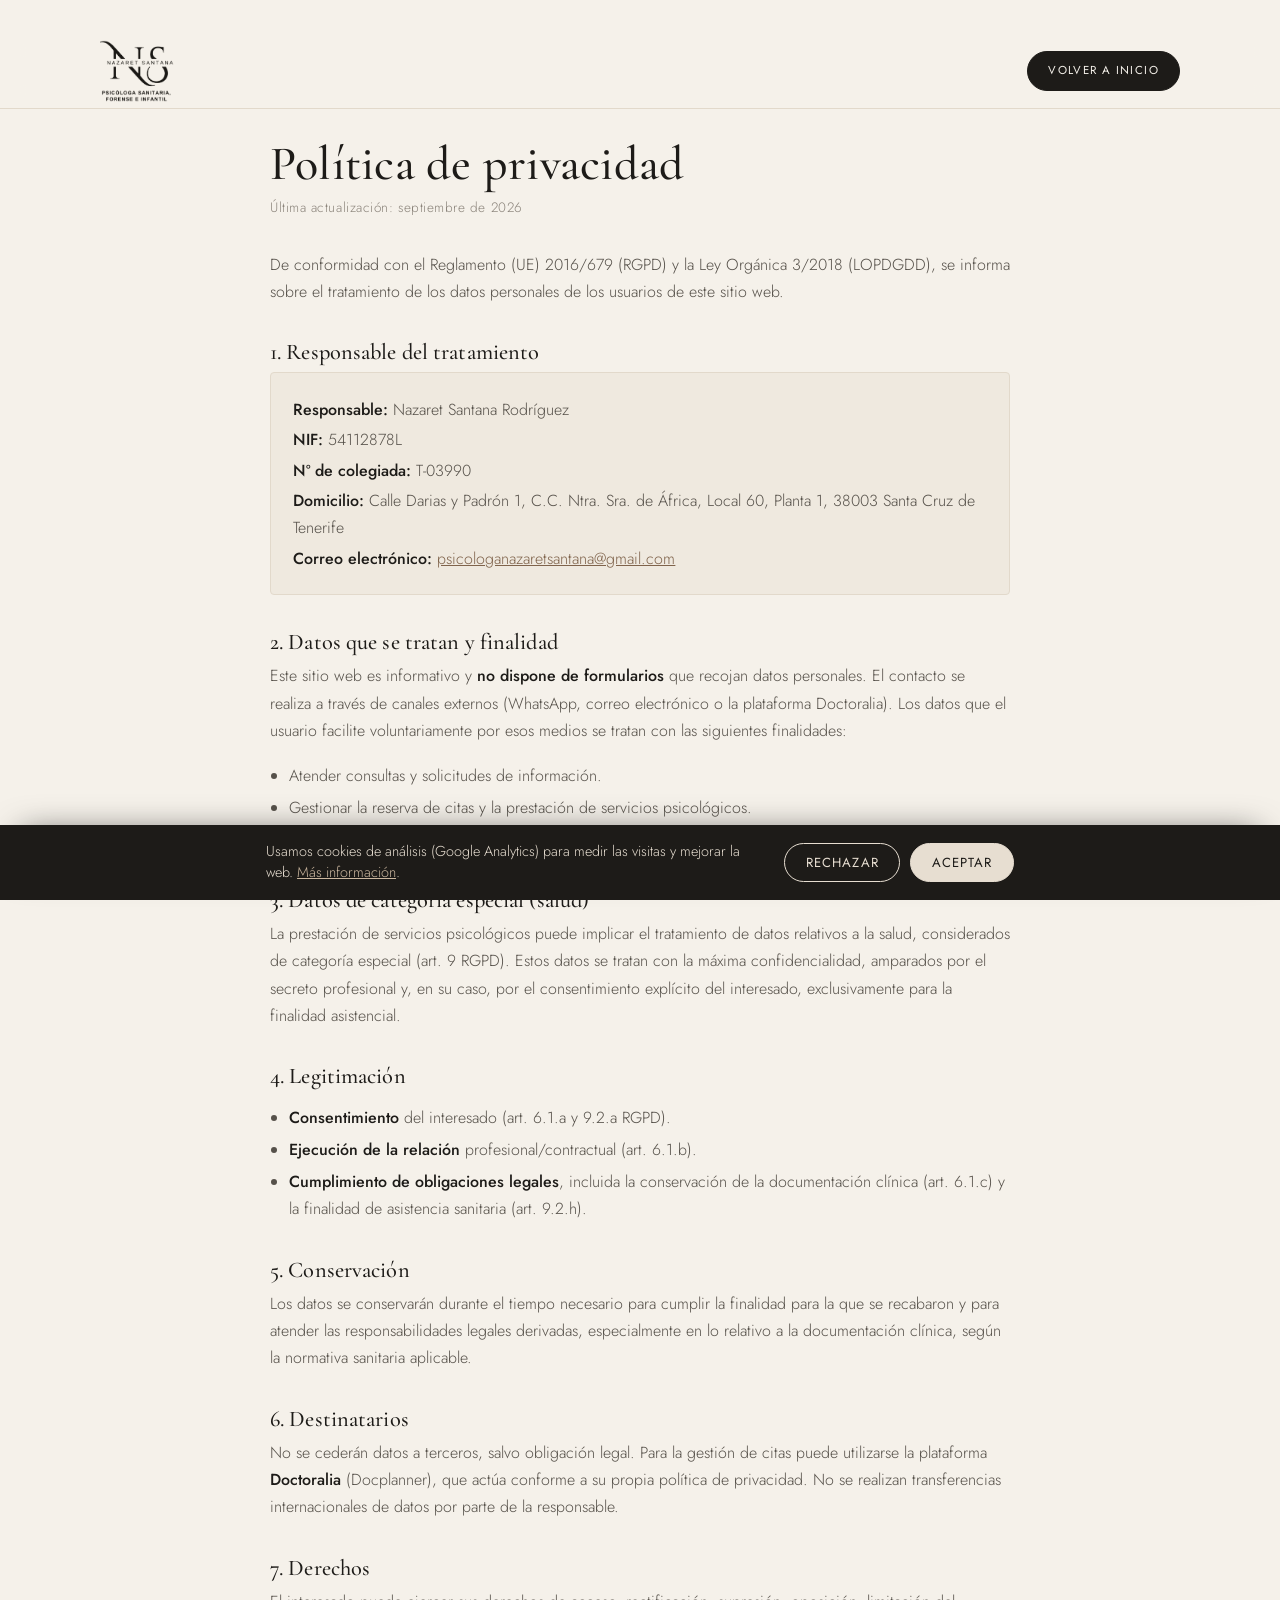
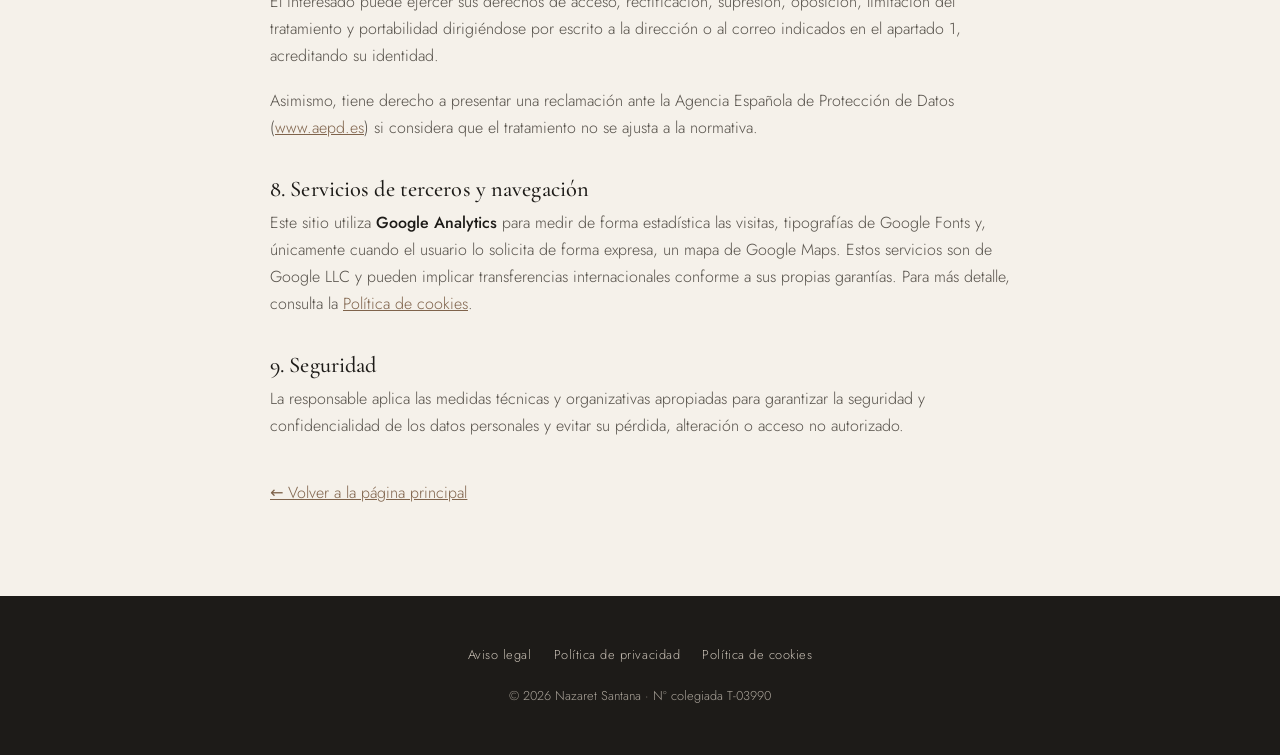
<file: politica-privacidad.html>
<!DOCTYPE html>
<html lang="es">
<head>
  <meta charset="UTF-8" />
  <meta name="viewport" content="width=device-width, initial-scale=1.0" />
  <title>Política de privacidad · Nazaret Santana</title>
  <meta name="description" content="Política de privacidad y protección de datos (RGPD) del sitio web de Nazaret Santana, psicóloga en Santa Cruz de Tenerife." />
  <meta name="robots" content="noindex, follow" />
  <meta name="theme-color" content="#1d1b18" />
  <link rel="icon" href="data:image/svg+xml,<svg xmlns='http://www.w3.org/2000/svg' viewBox='0 0 100 100'><rect width='100' height='100' rx='18' fill='%231d1b18'/><text x='50' y='68' font-size='52' font-family='Georgia,serif' fill='%23f4efe6' text-anchor='middle'>NS</text></svg>" />
  <link rel="preconnect" href="https://fonts.googleapis.com" />
  <link rel="preconnect" href="https://fonts.gstatic.com" crossorigin />
  <link href="https://fonts.googleapis.com/css2?family=Cormorant+Garamond:ital,wght@0,400;0,500;0,600;1,400&family=Jost:wght@300;400;500;600&display=swap" rel="stylesheet" />
  <link rel="stylesheet" href="styles.css?v=3" />
</head>
<body>

  <header class="nav">
    <div class="container nav__inner">
      <a href="index.html" class="brand" aria-label="Nazaret Santana, inicio">
        <img src="assets/logo.png" alt="Nazaret Santana" class="brand__logo" />
      </a>
      <a href="index.html" class="btn btn--sm">Volver a inicio</a>
    </div>
  </header>

  <main class="legal-wrap legal">
    <h1>Política de privacidad</h1>
    <p class="legal__updated">Última actualización: septiembre de 2026</p>

    <p>De conformidad con el Reglamento (UE) 2016/679 (RGPD) y la Ley Orgánica 3/2018 (LOPDGDD), se informa sobre el tratamiento de los datos personales de los usuarios de este sitio web.</p>

    <h2>1. Responsable del tratamiento</h2>
    <div class="legal__data">
      <p><strong>Responsable:</strong> Nazaret Santana Rodríguez</p>
      <p><strong>NIF:</strong> 54112878L</p>
      <p><strong>Nº de colegiada:</strong> T-03990</p>
      <p><strong>Domicilio:</strong> Calle Darias y Padrón 1, C.C. Ntra. Sra. de África, Local 60, Planta 1, 38003 Santa Cruz de Tenerife</p>
      <p><strong>Correo electrónico:</strong> <a href="mailto:psicologanazaretsantana@gmail.com">psicologanazaretsantana@gmail.com</a></p>
    </div>

    <h2>2. Datos que se tratan y finalidad</h2>
    <p>Este sitio web es informativo y <strong>no dispone de formularios</strong> que recojan datos personales. El contacto se realiza a través de canales externos (WhatsApp, correo electrónico o la plataforma Doctoralia). Los datos que el usuario facilite voluntariamente por esos medios se tratan con las siguientes finalidades:</p>
    <ul>
      <li>Atender consultas y solicitudes de información.</li>
      <li>Gestionar la reserva de citas y la prestación de servicios psicológicos.</li>
      <li>Mantener la relación profesional y elaborar la documentación clínica correspondiente.</li>
    </ul>

    <h2>3. Datos de categoría especial (salud)</h2>
    <p>La prestación de servicios psicológicos puede implicar el tratamiento de datos relativos a la salud, considerados de categoría especial (art. 9 RGPD). Estos datos se tratan con la máxima confidencialidad, amparados por el secreto profesional y, en su caso, por el consentimiento explícito del interesado, exclusivamente para la finalidad asistencial.</p>

    <h2>4. Legitimación</h2>
    <ul>
      <li><strong>Consentimiento</strong> del interesado (art. 6.1.a y 9.2.a RGPD).</li>
      <li><strong>Ejecución de la relación</strong> profesional/contractual (art. 6.1.b).</li>
      <li><strong>Cumplimiento de obligaciones legales</strong>, incluida la conservación de la documentación clínica (art. 6.1.c) y la finalidad de asistencia sanitaria (art. 9.2.h).</li>
    </ul>

    <h2>5. Conservación</h2>
    <p>Los datos se conservarán durante el tiempo necesario para cumplir la finalidad para la que se recabaron y para atender las responsabilidades legales derivadas, especialmente en lo relativo a la documentación clínica, según la normativa sanitaria aplicable.</p>

    <h2>6. Destinatarios</h2>
    <p>No se cederán datos a terceros, salvo obligación legal. Para la gestión de citas puede utilizarse la plataforma <strong>Doctoralia</strong> (Docplanner), que actúa conforme a su propia política de privacidad. No se realizan transferencias internacionales de datos por parte de la responsable.</p>

    <h2>7. Derechos</h2>
    <p>El interesado puede ejercer sus derechos de acceso, rectificación, supresión, oposición, limitación del tratamiento y portabilidad dirigiéndose por escrito a la dirección o al correo indicados en el apartado 1, acreditando su identidad.</p>
    <p>Asimismo, tiene derecho a presentar una reclamación ante la Agencia Española de Protección de Datos (<a href="https://www.aepd.es" target="_blank" rel="noopener">www.aepd.es</a>) si considera que el tratamiento no se ajusta a la normativa.</p>

    <h2>8. Servicios de terceros y navegación</h2>
    <p>Este sitio utiliza <strong>Google Analytics</strong> para medir de forma estadística las visitas, tipografías de Google Fonts y, únicamente cuando el usuario lo solicita de forma expresa, un mapa de Google Maps. Estos servicios son de Google LLC y pueden implicar transferencias internacionales conforme a sus propias garantías. Para más detalle, consulta la <a href="politica-cookies.html">Política de cookies</a>.</p>

    <h2>9. Seguridad</h2>
    <p>La responsable aplica las medidas técnicas y organizativas apropiadas para garantizar la seguridad y confidencialidad de los datos personales y evitar su pérdida, alteración o acceso no autorizado.</p>

    <p style="margin-top:2.5rem"><a href="index.html">← Volver a la página principal</a></p>
  </main>

  <footer class="footer">
    <div class="container footer__inner">
      <nav class="footer__links" aria-label="Enlaces legales">
        <a href="aviso-legal.html">Aviso legal</a>
        <a href="politica-privacidad.html">Política de privacidad</a>
        <a href="politica-cookies.html">Política de cookies</a>
      </nav>
      <p class="footer__note">© <span id="year"></span> Nazaret Santana · Nº colegiada T-03990</p>
    </div>
  </footer>
  <script>document.getElementById('year').textContent=new Date().getFullYear();</script>
  <script src="consent.js?v=1"></script>
</body>
</html>
</file>
<file: styles.css>
/* ============================================================
   NAZARET SANTANA · Psicóloga Sanitaria y Forense
   Estilo editorial, elegante y sereno.
   Colores editables en :root.
   ============================================================ */

:root {
  --ink: #1d1b18;
  --ink-soft: #56514a;
  --ink-mute: #8a837a;
  --ivory: #f5f1ea;
  --paper: #fffdf9;
  --sand: #efe9df;
  --sand-2: #e7ded1;
  --line: #e2d9cb;
  --clay: #9a7b5f;      /* acento cálido */
  --clay-dark: #7f634b;
  --dark: #1d1b18;      /* sección oscura */
  --dark-soft: #2a2723;

  --shadow: 0 26px 60px -34px rgba(29, 27, 24, .45);
  --shadow-sm: 0 14px 34px -22px rgba(29, 27, 24, .4);
  --radius: 4px;        /* esquinas sobrias, editorial */
  --radius-lg: 8px;
  --maxw: 1160px;
  --ease: cubic-bezier(.22,.61,.36,1);
}

* { box-sizing: border-box; }
html { scroll-behavior: smooth; scroll-padding-top: 116px; -webkit-text-size-adjust: 100%; overflow-x: clip; }
body { overflow-x: clip; }

body {
  margin: 0;
  font-family: "Jost", system-ui, -apple-system, "Segoe UI", sans-serif;
  color: var(--ink);
  background: var(--ivory);
  line-height: 1.7;
  font-weight: 300;
  -webkit-font-smoothing: antialiased;
}

img { max-width: 100%; display: block; }

h1, h2, h3 {
  font-family: "Cormorant Garamond", Georgia, serif;
  font-weight: 500;
  line-height: 1.08;
  letter-spacing: .005em;
  color: var(--ink);
  margin: 0 0 .5em;
}
h1 { font-size: clamp(2.5rem, 6vw, 4.4rem); font-weight: 500; }
h2 { font-size: clamp(2rem, 4.4vw, 3.1rem); }
h3 { font-size: 1.35rem; letter-spacing: .01em; }
h1 em { font-style: italic; color: var(--clay); }

p { margin: 0 0 1.1rem; color: var(--ink-soft); }
a { color: var(--clay-dark); text-decoration: none; transition: color .2s var(--ease); }
a:hover { color: var(--ink); }
strong { font-weight: 500; color: var(--ink); }

.container { width: 100%; max-width: var(--maxw); margin: 0 auto; padding: 0 clamp(1.25rem, 5vw, 2.5rem); }
.container--narrow { max-width: 780px; }

.eyebrow {
  text-transform: uppercase;
  letter-spacing: .32em;
  font-size: .7rem;
  font-weight: 500;
  color: var(--clay);
  margin: 0 0 1.1rem;
}
.eyebrow--light { color: #cbb79f; }

/* ---------- Botones ---------- */
.btn {
  display: inline-flex; align-items: center; justify-content: center; gap: .5rem;
  background: var(--ink); color: var(--ivory);
  border: 1px solid var(--ink);
  padding: .95rem 1.9rem;
  border-radius: 999px;
  font-family: "Jost", sans-serif;
  font-weight: 400; font-size: .82rem;
  letter-spacing: .12em; text-transform: uppercase;
  cursor: pointer;
  transition: background .25s var(--ease), color .25s var(--ease), transform .25s var(--ease), border-color .25s var(--ease);
}
.btn:hover { background: var(--clay); border-color: var(--clay); color: #fff; transform: translateY(-2px); }
.btn--ghost { background: transparent; color: var(--ink); border-color: var(--ink); }
.btn--ghost:hover { background: var(--ink); color: var(--ivory); border-color: var(--ink); }
.btn--sm { padding: .6rem 1.25rem; font-size: .72rem; }
.btn--lg { padding: 1.1rem 2.4rem; font-size: .85rem; }
.btn--full { width: 100%; margin-bottom: .7rem; }

/* ---------- Topbar ---------- */
.topbar { background: var(--dark); color: #d8cfc0; font-size: .74rem; letter-spacing: .08em; position: sticky; top: 0; z-index: 40; }
.topbar__inner { display: flex; align-items: center; justify-content: center; gap: .7rem; height: 34px; text-transform: uppercase; }
.topbar__sep { opacity: .4; }
@media (max-width: 560px){ .topbar__item:nth-child(3), .topbar__sep { display: none; } }

/* ---------- Nav ---------- */
.nav {
  position: sticky; top: 34px; z-index: 50;
  background: rgba(245,241,234,.85);
  backdrop-filter: saturate(140%) blur(12px);
  border-bottom: 1px solid var(--line);
}
.nav__inner { display: flex; align-items: center; justify-content: space-between; height: 74px; }
.brand { display: inline-flex; align-items: center; }
.brand__logo { height: 62px; width: auto; }

.nav__links { display: flex; align-items: center; gap: 2rem; }
.nav__links a { color: var(--ink-soft); font-size: .82rem; letter-spacing: .14em; text-transform: uppercase; font-weight: 400; }
.nav__links a:hover { color: var(--ink); }
.nav__links a.btn { color: var(--ivory); }
.nav__links a.btn:hover { color: #fff; }

.nav__toggle { display: none; flex-direction: column; gap: 5px; background: none; border: 0; cursor: pointer; padding: 10px; z-index: 60; }
.nav__toggle span { width: 26px; height: 1.5px; background: var(--ink); transition: .3s var(--ease); transform-origin: center; }
.nav__toggle[aria-expanded="true"] span:nth-child(1){ transform: translateY(6.5px) rotate(45deg); }
.nav__toggle[aria-expanded="true"] span:nth-child(2){ opacity: 0; }
.nav__toggle[aria-expanded="true"] span:nth-child(3){ transform: translateY(-6.5px) rotate(-45deg); }

/* ---------- Hero ---------- */
.hero { position: relative; padding: clamp(3rem, 8vw, 6rem) 0 clamp(3.5rem, 8vw, 6rem); overflow: hidden; }
.hero__inner { display: grid; grid-template-columns: 1.08fr .92fr; gap: clamp(2rem, 6vw, 5rem); align-items: center; }
.hero h1 { margin-bottom: .35em; }
.lead { font-size: 1.15rem; max-width: 46ch; color: var(--ink-soft); }
.hero__cta { display: flex; flex-wrap: wrap; gap: .9rem; margin: 2rem 0 1.6rem; }
.hero__badges { list-style: none; display: flex; flex-wrap: wrap; gap: .6rem 1.8rem; padding: 0; margin: 0; font-size: .82rem; letter-spacing: .04em; color: var(--ink-mute); text-transform: uppercase; }
.hero__badges li { position: relative; padding-left: 1.1rem; }
.hero__badges li::before { content: "—"; position: absolute; left: 0; color: var(--clay); }

/* Retrato / placeholders */
.hero__media { position: relative; }
.portrait { margin: 0; position: relative; z-index: 2; }
.portrait__ph, .portrait__img {
  width: 100%; aspect-ratio: 4/5; border-radius: var(--radius-lg);
  object-fit: cover; box-shadow: var(--shadow);
}
.portrait--square .portrait__ph, .portrait--square .portrait__img { aspect-ratio: 1/1; }
.portrait--tall .portrait__img { aspect-ratio: 3/4; object-position: 50% 50%; }
.portrait__img { object-position: 50% 22%; background: var(--sand); }
.portrait__ph {
  display: flex; flex-direction: column; align-items: center; justify-content: center; gap: .8rem;
  background:
    repeating-linear-gradient(45deg, transparent, transparent 14px, rgba(154,123,95,.05) 14px, rgba(154,123,95,.05) 15px),
    linear-gradient(160deg, var(--sand), var(--sand-2));
  border: 1px solid var(--line);
  color: var(--ink-mute);
}
.portrait__mono { font-family: "Cormorant Garamond", serif; font-size: 3.6rem; color: var(--clay); letter-spacing: .05em; }
.portrait__label { font-size: .72rem; letter-spacing: .22em; text-transform: uppercase; }
.hero__accent { position: absolute; inset: auto -8% -8% auto; width: 62%; aspect-ratio: 1; background: radial-gradient(circle, rgba(154,123,95,.16), transparent 68%); z-index: 1; }

/* Hero compacto (solo botón de reserva) */
.hero--compact { padding: clamp(2.6rem, 6vw, 4.6rem) 0; text-align: center; background: radial-gradient(900px 360px at 50% -35%, var(--sand-2), transparent 62%); }
.hero__compact { display: flex; flex-direction: column; align-items: center; gap: 1.4rem; }
.hero__compact .eyebrow { margin: 0; }
.hero__lead { font-family: "Cormorant Garamond", serif; font-size: clamp(1.5rem, 3vw, 2.1rem); line-height: 1.25; color: var(--ink); max-width: 24ch; margin: 0; }
.hero__compact .hero__cta { margin: .2rem 0 0; justify-content: center; flex-wrap: wrap; }
.neae-highlight {
  display: flex; align-items: center; gap: 1.1rem; text-align: left;
  max-width: 660px; margin: 2rem auto 0; padding: 1.15rem 1.5rem;
  background: linear-gradient(115deg, rgba(154,123,95,.16), rgba(154,123,95,.05));
  border: 1px solid rgba(154,123,95,.35); border-left: 4px solid var(--clay);
  border-radius: 14px; box-shadow: var(--shadow-sm);
}
.neae-highlight__ico { font-size: 1.9rem; flex-shrink: 0; }
.neae-highlight__txt strong { display: block; font-family: "Cormorant Garamond", serif; font-size: 1.28rem; color: var(--ink); margin-bottom: .15rem; }
.neae-highlight__txt span { font-size: .96rem; color: var(--ink-soft); line-height: 1.55; }
.visually-hidden { position: absolute !important; width: 1px; height: 1px; padding: 0; margin: -1px; overflow: hidden; clip: rect(0 0 0 0); white-space: nowrap; border: 0; }

/* ---------- Quote band ---------- */
.quote { background: var(--sand); border-top: 1px solid var(--line); border-bottom: 1px solid var(--line); padding: clamp(2.4rem, 5vw, 3.6rem) 0; }
.quote p { font-family: "Cormorant Garamond", serif; font-style: italic; font-size: clamp(1.4rem, 3vw, 2.1rem); line-height: 1.35; text-align: center; color: var(--ink); margin: 0; max-width: 30ch; margin-inline: auto; }

/* ---------- Secciones ---------- */
.section { padding: clamp(3.5rem, 8vw, 6.5rem) 0; }
.section--tint { background: var(--sand); }
.section--soft { background: var(--paper); border-top: 1px solid var(--line); border-bottom: 1px solid var(--line); }
.section--dark { background: var(--dark); color: #e7ded1; }
.section--dark h2, .section--dark h3 { color: #fbf7f0; }
.section--dark p { color: #c7bdae; }
.section__head { max-width: 680px; margin: 0 auto clamp(2.4rem, 4vw, 3.4rem); text-align: center; }
.section__sub { font-size: 1.08rem; }

.grid-2 { display: grid; grid-template-columns: .82fr 1.18fr; gap: clamp(2rem, 6vw, 4.5rem); align-items: center; }

.creds { list-style: none; padding: 0; margin: 1.8rem 0 0; display: grid; gap: 0; }
.creds li { display: grid; grid-template-columns: 160px 1fr; gap: 1rem; padding: .95rem 0; border-top: 1px solid var(--line); }
.creds li:last-child { border-bottom: 1px solid var(--line); }
.creds strong { font-family: "Cormorant Garamond", serif; font-size: 1.15rem; font-weight: 500; }

/* ---------- Cards ---------- */
.services__group { text-align: center; font-family: "Cormorant Garamond", serif; font-style: italic; font-size: 1.6rem; color: var(--clay-dark); margin: 2.6rem 0 1.4rem; }
.services__group:first-of-type { margin-top: 0; }
.cards { display: grid; grid-template-columns: repeat(3, 1fr); gap: 1.2rem; }
.cards--2 { grid-template-columns: repeat(2, 1fr); max-width: 640px; margin-inline: auto; }

.card {
  background: rgba(255,255,255,.04);
  border: 1px solid rgba(231,222,209,.18);
  border-radius: var(--radius);
  padding: 2rem 1.6rem;
  transition: transform .3s var(--ease), background .3s var(--ease), border-color .3s var(--ease);
}
.card:hover { transform: translateY(-5px); background: rgba(255,255,255,.07); border-color: rgba(203,183,159,.5); }
.card__icon { font-size: 1.7rem; margin-bottom: .8rem; }
.card h3 { margin-bottom: .4rem; }
.card p { margin: 0; font-size: .95rem; }
.services__note { text-align: center; margin: 2.8rem 0 0; font-style: italic; font-family: "Cormorant Garamond", serif; font-size: 1.3rem; color: var(--clay-dark); }

/* Cards en fondo claro (por si se reutiliza) */
.section:not(.section--dark) .card { background: var(--paper); border-color: var(--line); box-shadow: var(--shadow-sm); }

/* ---------- Steps ---------- */
.steps { list-style: none; counter-reset: step; padding: 0; margin: 0; display: grid; grid-template-columns: repeat(4, 1fr); gap: 1.4rem; }
.steps li { padding: 0 .4rem; }
.steps__num { display: block; font-family: "Cormorant Garamond", serif; font-size: 2.6rem; color: var(--clay); line-height: 1; margin-bottom: .6rem; }
.steps h3 { margin-bottom: .3rem; }
.steps p { margin: 0; font-size: .95rem; }

/* ---------- CTA band ---------- */
.cta { background: var(--clay); color: #fff; }
.cta__inner { display: flex; align-items: center; justify-content: space-between; gap: 2rem; padding: clamp(2.6rem, 5vw, 3.6rem) 0; flex-wrap: wrap; }
.cta h2 { color: #fff; margin-bottom: .2rem; }
.cta p { color: rgba(255,255,255,.9); margin: 0; }
.cta .btn { background: #fff; color: var(--ink); border-color: #fff; }
.cta .btn:hover { background: var(--ink); color: #fff; border-color: var(--ink); }

/* ---------- FAQ ---------- */
.faq { display: grid; gap: .7rem; }
.faq details { background: var(--paper); border: 1px solid var(--line); border-radius: var(--radius); padding: .2rem 1.5rem; transition: box-shadow .25s var(--ease); }
.faq details[open] { box-shadow: var(--shadow-sm); }
.faq summary { list-style: none; cursor: pointer; padding: 1.15rem 0; font-family: "Cormorant Garamond", serif; font-size: 1.28rem; color: var(--ink); display: flex; justify-content: space-between; align-items: center; gap: 1rem; }
.faq summary::-webkit-details-marker { display: none; }
.faq summary::after { content: "+"; font-size: 1.5rem; color: var(--clay); transition: transform .25s var(--ease); line-height: 1; font-family: "Jost", sans-serif; }
.faq details[open] summary::after { transform: rotate(45deg); }
.faq details p { margin: 0 0 1.15rem; font-size: .98rem; }

/* ---------- Opiniones ---------- */
.rating { display: inline-flex; align-items: center; gap: .55rem; margin-top: .3rem; flex-wrap: wrap; justify-content: center; }
.rating__stars { color: #d9a441; letter-spacing: .1em; font-size: 1.25rem; }
.rating__num { font-family: "Cormorant Garamond", serif; font-size: 1.7rem; color: var(--ink); line-height: 1; }
.rating__meta { font-size: .9rem; color: var(--ink-soft); }
.reviews { display: grid; grid-template-columns: repeat(3, 1fr); gap: 1.2rem; }
.review { background: var(--paper); border: 1px solid var(--line); border-radius: var(--radius); padding: 1.6rem 1.5rem; box-shadow: var(--shadow-sm); display: flex; flex-direction: column; gap: .7rem; }
.review__stars { color: #d9a441; letter-spacing: .08em; font-size: 1rem; }
.review__text { margin: 0; font-family: "Cormorant Garamond", serif; font-style: italic; font-size: 1.2rem; line-height: 1.4; color: var(--ink); }
.review__who { margin: 0; display: flex; flex-direction: column; margin-top: auto; }
.review__who strong { font-size: 1rem; }
.review__who span { font-size: .78rem; letter-spacing: .04em; text-transform: uppercase; color: var(--clay); }
.reviews__cta { text-align: center; margin-top: 2.4rem; }

/* ---------- Mapa ---------- */
.map { margin-top: 2.6rem; border-radius: var(--radius-lg); overflow: hidden; border: 1px solid var(--line); box-shadow: var(--shadow-sm); }
.map iframe { display: block; width: 100%; height: 360px; border: 0; }
.map__facade { width: 100%; min-height: 240px; display: flex; flex-direction: column; align-items: center; justify-content: center; gap: .8rem; text-align: center; padding: 2.2rem 1.5rem; cursor: pointer; background: linear-gradient(150deg, var(--sand), var(--sand-2)); transition: background .25s var(--ease); }
.map__facade:hover { background: linear-gradient(150deg, var(--sand-2), var(--sand)); }
.map__pin { font-size: 2.1rem; }
.map__addr { margin: 0; color: var(--ink-soft); font-size: 1rem; }
.map__hint { font-size: .74rem; letter-spacing: .04em; text-transform: uppercase; color: var(--ink-mute); }
.map__actions { text-align: center; margin-top: 1.3rem; }

/* ---------- Páginas legales ---------- */
.legal-wrap { max-width: 820px; margin: 0 auto; padding: clamp(2.2rem, 5vw, 4rem) clamp(1.25rem, 5vw, 2.5rem) 4.5rem; }
.legal h1 { font-size: clamp(2rem, 4.5vw, 3rem); margin-bottom: .1em; }
.legal .legal__updated { color: var(--ink-mute); font-size: .85rem; letter-spacing: .04em; margin-bottom: 2rem; }
.legal h2 { font-size: 1.4rem; margin: 2.2rem 0 .5rem; }
.legal p, .legal li { color: var(--ink-soft); }
.legal ul { padding-left: 1.2rem; display: grid; gap: .3rem; }
.legal a { color: var(--clay-dark); text-decoration: underline; }
.legal .legal__data { background: var(--sand); border: 1px solid var(--line); border-radius: var(--radius); padding: 1.2rem 1.4rem; }
.legal .legal__data p { margin: .2rem 0; }

@media (max-width: 900px) { .reviews { grid-template-columns: repeat(2, 1fr); } }
@media (max-width: 560px) { .reviews { grid-template-columns: 1fr; } }

/* ---------- Contacto ---------- */
.contact { display: grid; grid-template-columns: 1.25fr .75fr; gap: clamp(2rem, 5vw, 3.5rem); align-items: start; }
.contact__list { list-style: none; padding: 0; margin: 0; display: grid; gap: 1.5rem; }
.contact__list li { display: flex; gap: 1rem; }
.contact__ico { font-size: 1.25rem; flex-shrink: 0; margin-top: .1rem; }
.contact__list strong { display: block; font-family: "Cormorant Garamond", serif; font-size: 1.15rem; margin-bottom: .1rem; }
.contact__list div { color: var(--ink-soft); font-size: .98rem; }
.contact__card { background: var(--dark); color: var(--ivory); border-radius: var(--radius-lg); padding: 2.2rem 1.9rem; box-shadow: var(--shadow); }
.contact__card h3 { color: #fff; margin-bottom: .3rem; }
.contact__card > p { color: #c7bdae; margin-bottom: 1.5rem; font-size: .95rem; }
.contact__card .btn { background: var(--ivory); color: var(--ink); border-color: var(--ivory); }
.contact__card .btn:hover { background: var(--clay); color: #fff; border-color: var(--clay); }
.contact__card .btn--ghost { background: transparent; color: var(--ivory); border-color: rgba(245,241,234,.4); }
.contact__card .btn--ghost:hover { background: var(--ivory); color: var(--ink); }

/* ---------- Footer ---------- */
.footer { background: var(--dark); color: rgba(231,222,209,.75); padding: 3rem 0; }
.footer__inner { display: flex; flex-direction: column; align-items: center; gap: 1.2rem; text-align: center; }
.footer__brand { display: flex; flex-direction: column; align-items: center; }
.footer__logo { height: 132px; width: auto; filter: invert(1) brightness(1.7); opacity: .95; }
.footer__links { display: flex; flex-wrap: wrap; justify-content: center; gap: .4rem 1.4rem; }
.footer__links a { color: rgba(231,222,209,.85); font-size: .8rem; letter-spacing: .04em; }
.footer__links a:hover { color: #fff; }
.footer__note { font-size: .8rem; line-height: 1.7; color: rgba(231,222,209,.7); margin: 0; max-width: 64ch; }
.footer__note strong { color: #fff; }

/* ---------- WhatsApp flotante ---------- */
.wa-float {
  position: fixed; right: 18px; bottom: 18px; z-index: 60;
  width: 54px; height: 54px; border-radius: 50%;
  background: #25d366; color: #fff;
  display: flex; align-items: center; justify-content: center;
  box-shadow: 0 12px 30px -8px rgba(37,211,102,.6);
  transition: transform .25s var(--ease);
}
.wa-float:hover { transform: scale(1.08); color: #fff; }

/* ---------- Reveal on scroll ---------- */
.reveal { opacity: 0; transform: translateY(22px); transition: opacity .7s var(--ease), transform .7s var(--ease); }
.reveal.in { opacity: 1; transform: none; }

/* ---------- Responsive ---------- */
@media (max-width: 900px) {
  .nav { background: var(--ivory); backdrop-filter: none; -webkit-backdrop-filter: none; }
  .nav__toggle { display: flex; position: relative; z-index: 60; }
  .nav__links {
    position: fixed; inset: 0; z-index: 55;
    flex-direction: column; align-items: center; justify-content: center; gap: 1.7rem;
    background: var(--ivory); padding: 5rem 2rem 2rem; overflow-y: auto;
    transform: translateX(100%); transition: transform .35s var(--ease), visibility .35s;
    visibility: hidden; pointer-events: none;
  }
  .nav__links.open { transform: translateX(0); visibility: visible; pointer-events: auto; }
  .nav__links a { font-size: 1.15rem; }
  .nav__links a.btn { margin-top: .4rem; }
  /* Con el menú abierto, la X se fija a la pantalla (siempre accesible, aunque haya scroll) */
  .nav__toggle[aria-expanded="true"] { position: fixed; top: 1.6rem; right: 1.5rem; z-index: 65; }
  /* Bloqueo de scroll del fondo mientras el menú está abierto */
  body.menu-open { position: fixed; left: 0; right: 0; width: 100%; overflow: hidden; }
  /* Ocultar el botón flotante de WhatsApp mientras el menú está abierto */
  body.menu-open .wa-float { display: none; }

  .hero__inner { grid-template-columns: 1fr; }
  .hero__media { order: -1; max-width: 320px; margin-inline: auto; }
  .grid-2 { grid-template-columns: 1fr; }
  .about__media { max-width: 380px; margin-inline: auto; }
  .cards { grid-template-columns: repeat(2, 1fr); }
  .steps { grid-template-columns: repeat(2, 1fr); gap: 2rem 1.4rem; }
  .contact { grid-template-columns: 1fr; }
  .cta__inner { flex-direction: column; text-align: center; align-items: center; }
}

@media (max-width: 520px) {
  .cards, .cards--2 { grid-template-columns: 1fr; }
  .steps { grid-template-columns: 1fr; }
  .creds li { grid-template-columns: 1fr; gap: .1rem; padding: .8rem 0; }
  .hero__cta .btn { flex: 1 1 auto; }
}

@media (prefers-reduced-motion: reduce) {
  * { scroll-behavior: auto !important; }
  .reveal { opacity: 1 !important; transform: none !important; transition: none !important; }
}
</file>
